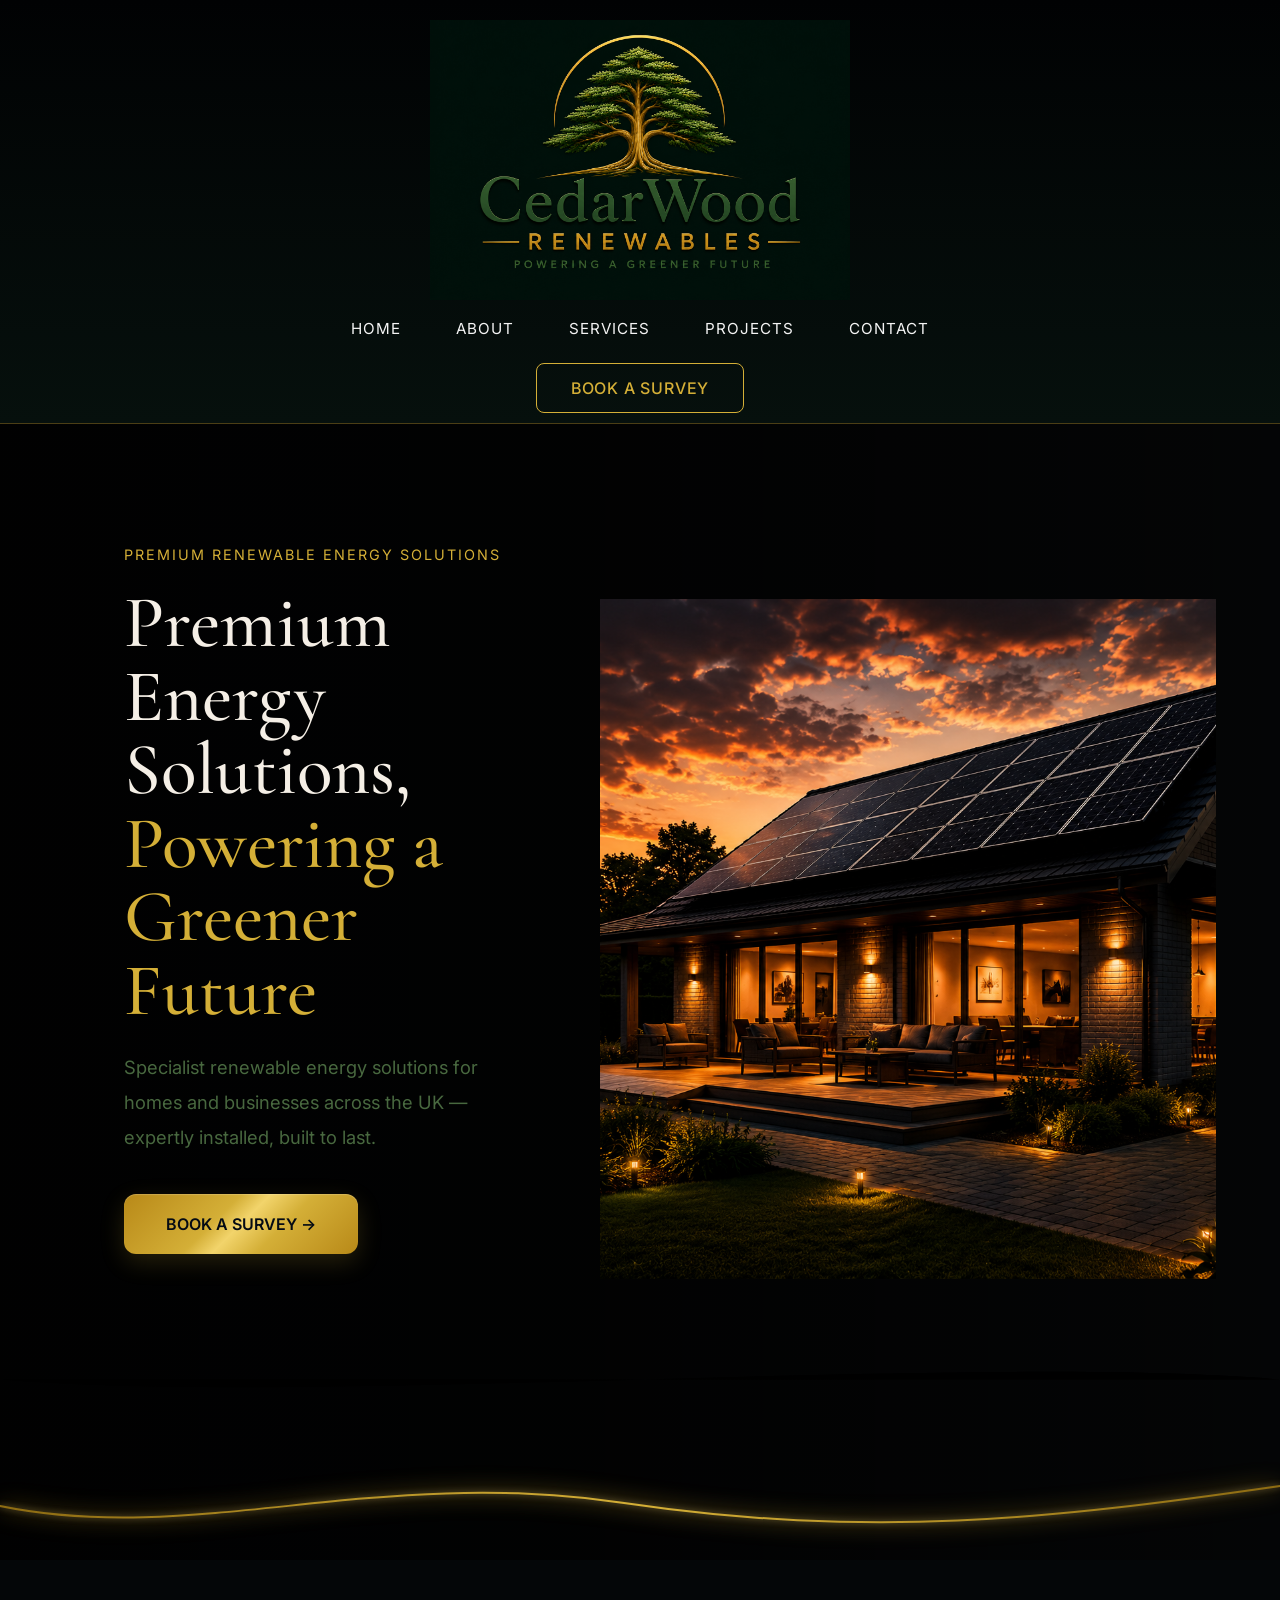
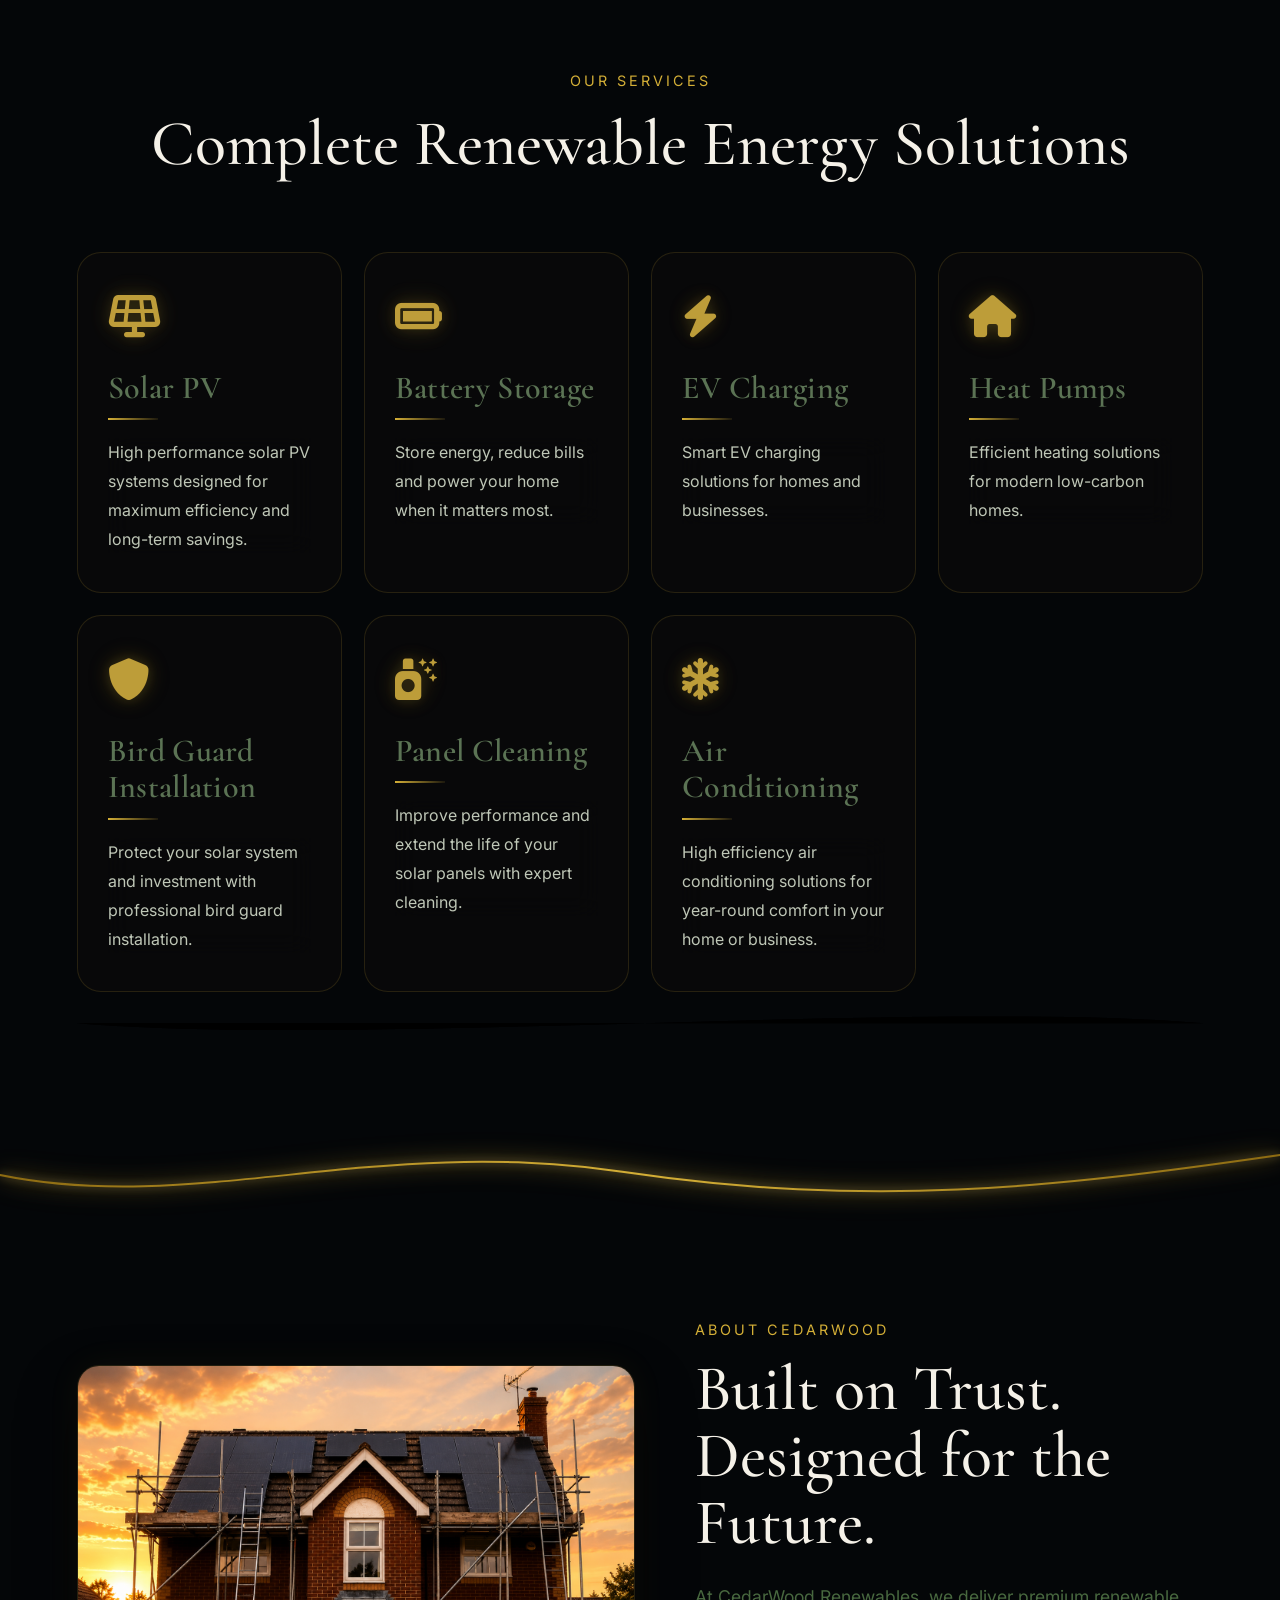
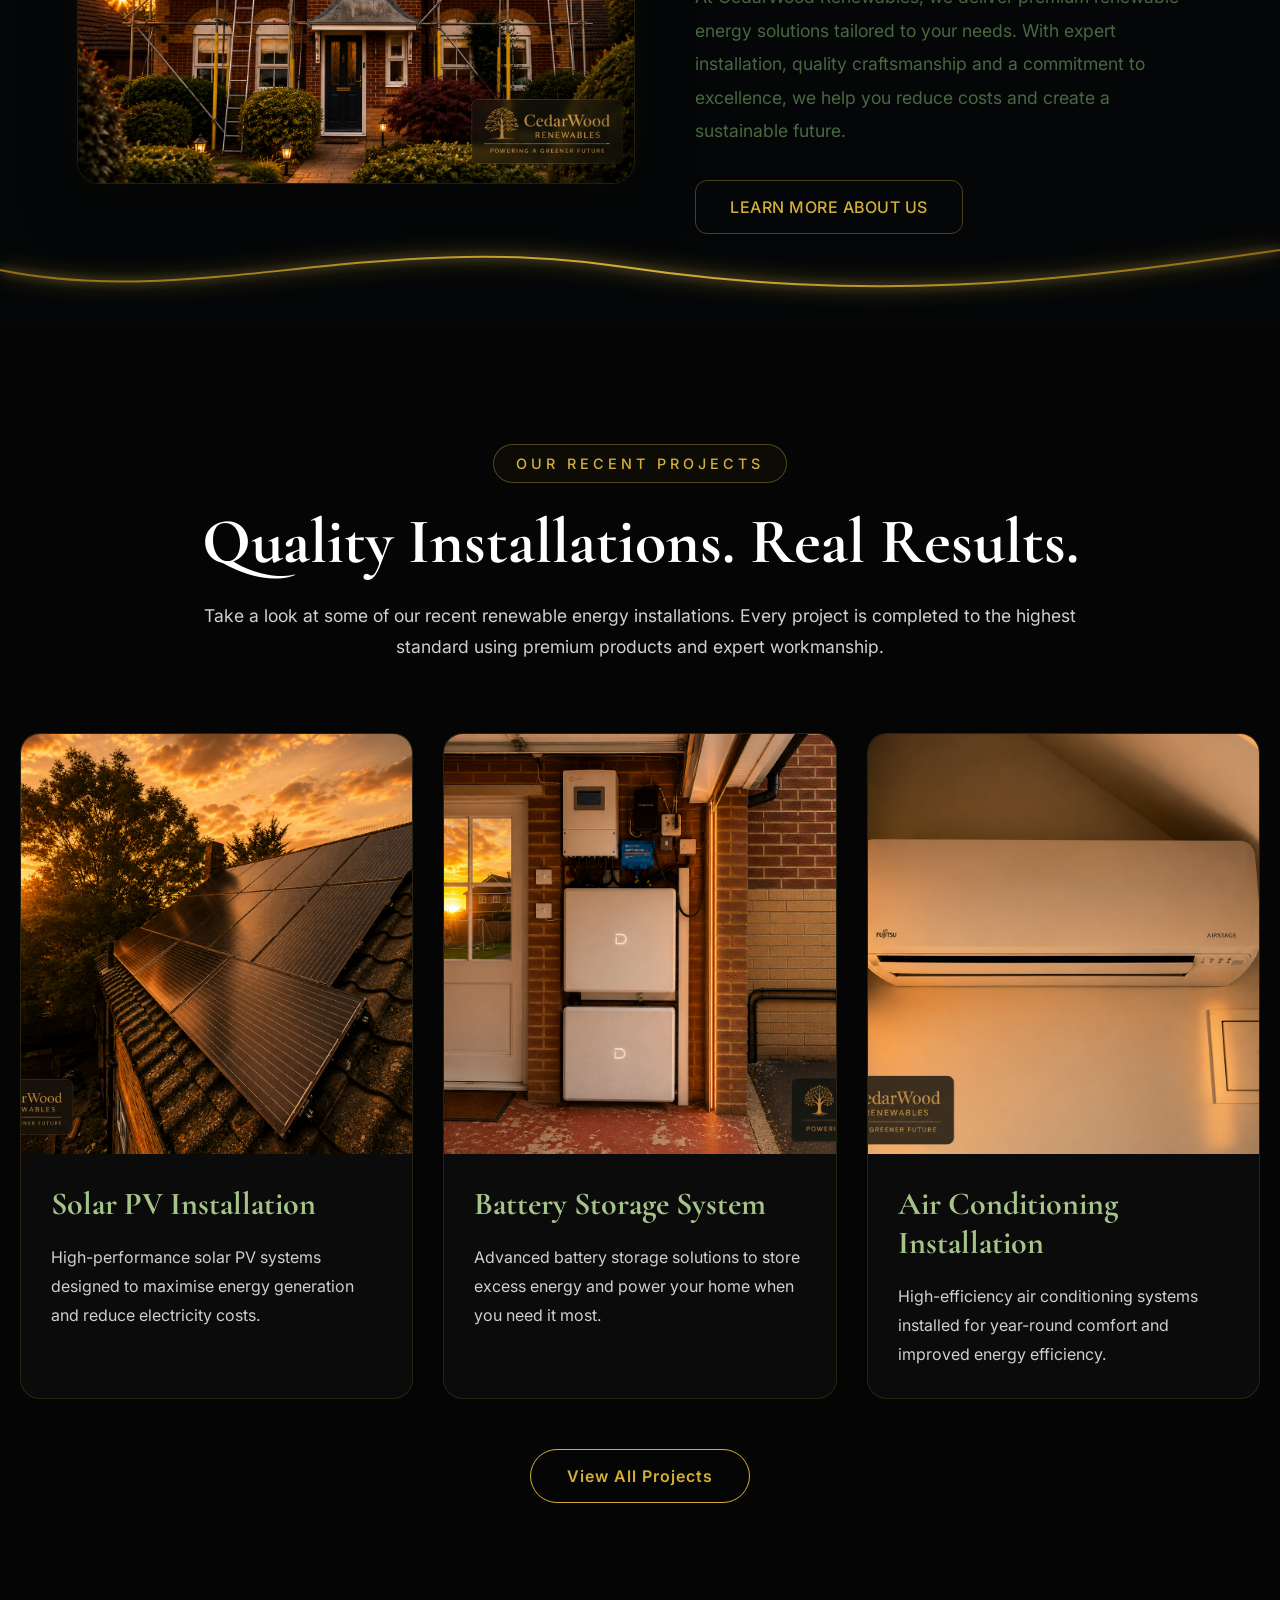
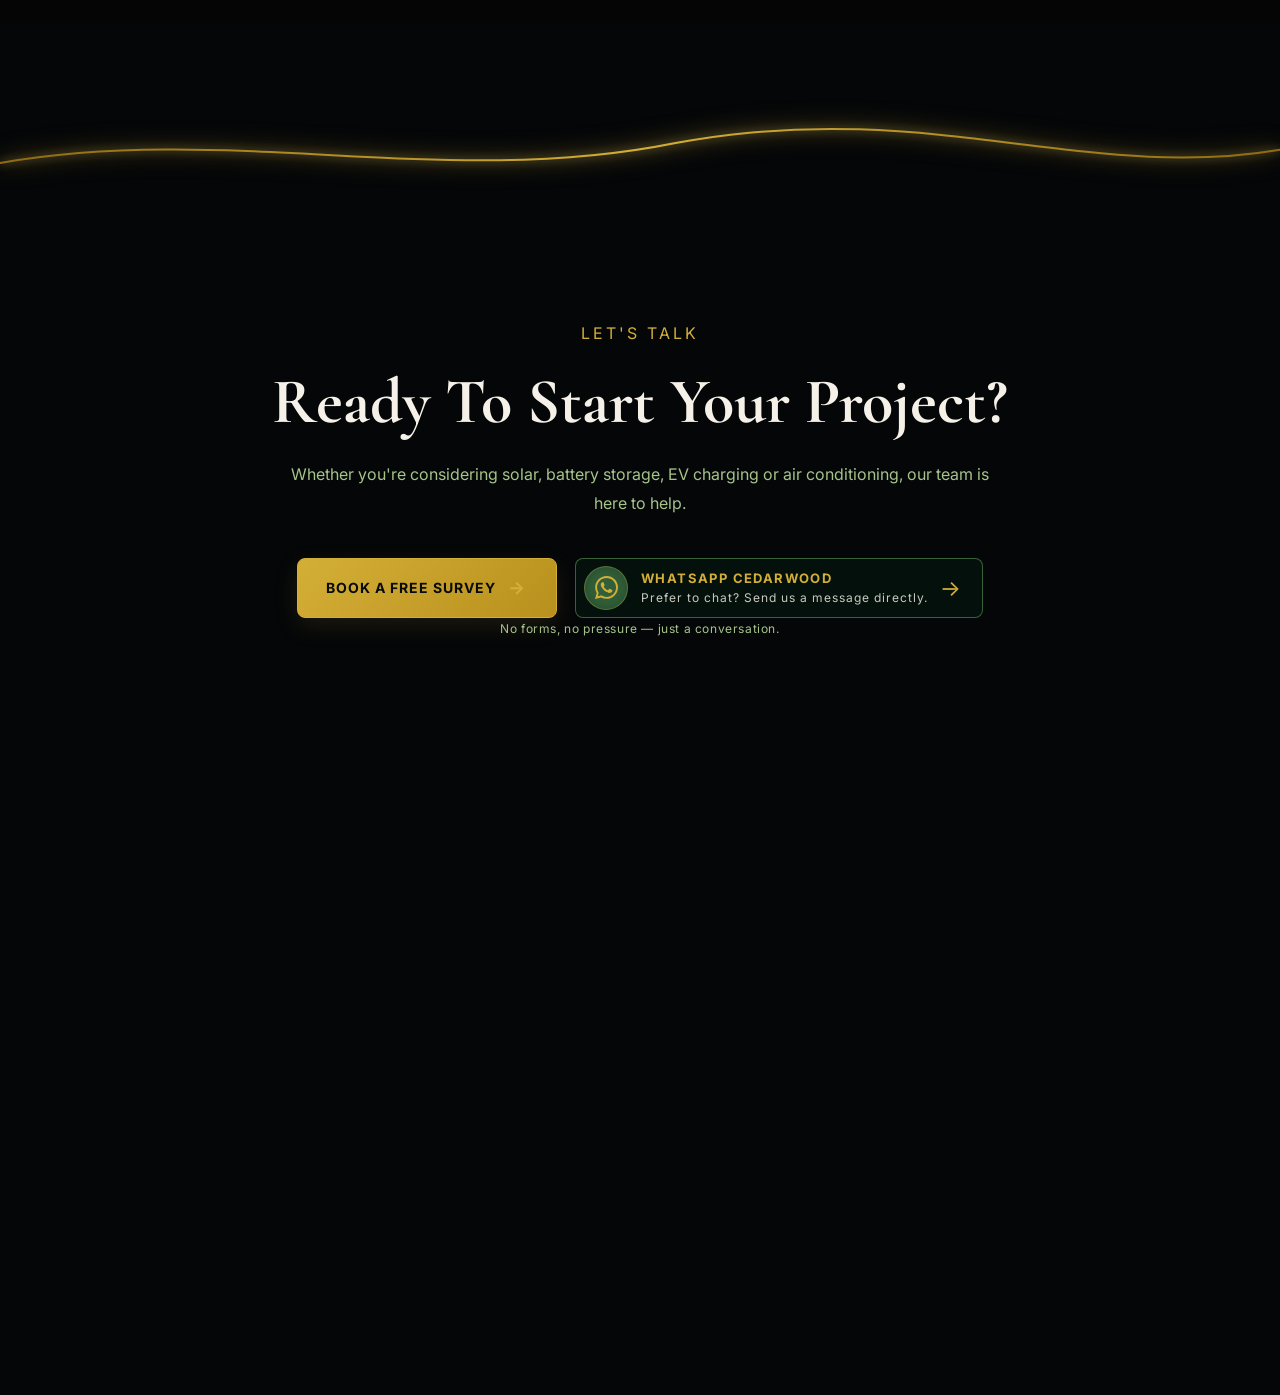
<file: index.html>
<!DOCTYPE html>
<html lang="en">
<head>
    <link rel="icon" type="image/png" href="favicon.png">
    <meta charset="UTF-8" />
    <meta name="viewport" content="width=device-width, initial-scale=1.0" />
    <title>CedarWood Renewables</title>

    <link rel="stylesheet" href="style.css" />

    <link rel="preconnect" href="https://fonts.googleapis.com">
    <link href="https://fonts.googleapis.com/css2?family=Cormorant+Garamond:wght@400;500;600;700&family=Inter:wght@300;400;500;600&display=swap" rel="stylesheet">
    <link rel="stylesheet" href="https://cdnjs.cloudflare.com/ajax/libs/font-awesome/6.5.2/css/all.min.css"
/>

</head>

<body>

    <!-- HEADER -->
    <header class="header">

        <div class="logo-container">
            <img src="premium-logo.png"
                 alt="CedarWood Renewables"
                 class="logo">
        </div>

        <nav class="nav">
            <a href="#">HOME</a>
            <a href="#about">ABOUT</a>
            <a href="services.html">SERVICES</a>
            <a href="projects.html">PROJECTS</a>
            <a href="#contact">CONTACT</a>
        </nav>

        <a href="book-survey.html" class="header-btn">
            BOOK A SURVEY
        </a>

    </header>

    <!-- HERO -->
<section class="hero">

    <div class="hero-overlay"></div>

    <div class="hero-container">

        <div class="hero-left">

            <span class="eyebrow">
                PREMIUM RENEWABLE ENERGY SOLUTIONS
            </span>

            <h1>
                Premium Energy Solutions,
                <span>Powering a Greener Future</span>
            </h1>

            <p class="hero-text">
                Specialist renewable energy solutions for
                homes and businesses across the UK —
                expertly installed, built to last.
            </p>

            <a href="book-survey.html" class="gold-btn">
                BOOK A SURVEY →
            </a>

        </div>

        <div class="hero-right">

            <div class="hero-image-card">
                <img src="hero.jpg" alt="Solar Home">
            </div>

        </div>

    </div>

    <!-- GOLD SWEEP -->
    <div class="hero-sweep-desktop">
    <svg viewBox="0 0 1440 180"
         preserveAspectRatio="none">

        <defs>

            <linearGradient
                id="heroGold"
                x1="0%"
                y1="0%"
                x2="100%"
                y2="0%">

                <stop offset="0%"
                      stop-color="#8d6b12"/>

                <stop offset="50%"
                      stop-color="#d4af37"/>

                <stop offset="100%"
                      stop-color="#8d6b12"/>

            </linearGradient>

        </defs>

        <path
            class="hero-glow"
            d="M0,90
               C220,150 420,30 700,85
               C980,140 1180,110 1440,60"
            fill="none"
            stroke="url(#heroGold)"
        />

        <path
            class="hero-line"
            d="M0,90
               C220,150 420,30 700,85
               C980,140 1180,110 1440,60"
            fill="none"
            stroke="url(#heroGold)"
            stroke-linecap="round"
        />

    </svg>

</div>

<!-- NEW MOBILE GOLD CURVE -->
<div class="mobile-gold-curve">

    <svg viewBox="0 0 1440 80"
         preserveAspectRatio="none">

        <path
            class="mobile-gold-curve-glow"
            d="M0,40
               C360,70 1080,10 1440,40"
        />

        <path
            class="mobile-gold-curve-line"
            d="M0,40
               C360,70 1080,10 1440,40"
        />

    </svg>

</div>

</section>

<section class="services">

    <div class="section-heading">

        <span>OUR SERVICES</span>

        <h2>
            Complete Renewable Energy Solutions
        </h2>

    </div>


    <div class="services-grid">

        <div class="service-card">
    <div class="service-icon">
    <i class="fa-solid fa-solar-panel"></i>
</div>

    <h3>Solar PV</h3>

    <p>
        High performance solar PV systems
        designed for maximum efficiency
        and long-term savings.
    </p>
</div>

        <div class="service-card">
            <div class="service-icon">
    <i class="fa-solid fa-battery-full"></i>
</div>
            <h3>Battery Storage</h3>
            <p>
                Store energy, reduce bills and
                power your home when it matters most.
            </p>
        </div>

        <div class="service-card">
            <div class="service-icon">
    <i class="fa-solid fa-bolt"></i>
</div>
            <h3>EV Charging</h3>
            <p>
                Smart EV charging solutions
                for homes and businesses.
            </p>
        </div>

        <div class="service-card">
            <div class="service-icon">
    <i class="fa-solid fa-house"></i>
</div>
            <h3>Heat Pumps</h3>
            <p>
                Efficient heating solutions
                for modern low-carbon homes.
            </p>
        </div>

<div class="service-card">
    <div class="service-icon">
    <i class="fa-solid fa-shield"></i>
</div>
    <h3>Bird Guard Installation</h3>
    <p>
        Protect your solar system and investment with professional
        bird guard installation.
    </p>
</div>

<div class="service-card">
    <div class="service-icon">
    <i class="fa-solid fa-spray-can-sparkles"></i>
</div>
    <h3>Panel Cleaning</h3>
    <p>
        Improve performance and extend the life of your solar panels
        with expert cleaning.
    </p>
</div>

<div class="service-card">
    <div class="service-icon">
    <i class="fa-solid fa-snowflake"></i>
</div>
    <h3>Air Conditioning</h3>
    <p>
        High efficiency air conditioning solutions for year-round
        comfort in your home or business.
    </p>
</div>

    </div>


    <div class="services-sweep">

        <svg viewBox="0 0 1440 180"
             preserveAspectRatio="none">

            <defs>

                <linearGradient
                    id="servicesGold"
                    x1="0%"
                    y1="0%"
                    x2="100%"
                    y2="0%">

                    <stop offset="0%"
                          stop-color="#8d6b12"/>

                    <stop offset="50%"
                          stop-color="#d4af37"/>

                    <stop offset="100%"
                          stop-color="#8d6b12"/>

                </linearGradient>

            </defs>

            <path
                class="services-glow"
                d="M0,90
                   C220,150 420,30 700,85
                   C980,140 1180,110 1440,60"
                fill="none"
                stroke="url(#servicesGold)"
            />

            <path
                class="services-line"
                d="M0,90
                   C220,150 420,30 700,85
                   C980,140 1180,110 1440,60"
                fill="none"
                stroke="url(#servicesGold)"
                stroke-linecap="round"
            />

        </svg>

    </div>

    <!-- MOBILE GOLD CURVE -->
    <div class="mobile-gold-curve">

        <svg viewBox="0 0 1440 80"
             preserveAspectRatio="none">

            <path
                class="mobile-gold-curve-glow"
                d="M0,40
                   C360,70 1080,10 1440,40"
            />

            <path
                class="mobile-gold-curve-line"
                d="M0,40
                   C360,70 1080,10 1440,40"
            />

        </svg>

    </div>

</section> <!-- services ends -->

</body>
</html>

<section class="about-section">

    <div class="about-container">

        <div class="about-image">
        <img src="about-install.jpg" alt="Solar panel installation in Reading">
    </div>

        <div class="about-content">

            <span>ABOUT CEDARWOOD</span>

            <h2>
                Built on Trust.<br>
                Designed for the Future.
            </h2>

            <p>
                At CedarWood Renewables, we deliver premium renewable
                energy solutions tailored to your needs. With expert
                installation, quality craftsmanship and a commitment
                to excellence, we help you reduce costs and create a
                sustainable future.
            </p>

            <a href="about.html" class="about-btn">
                LEARN MORE ABOUT US
            </a>

        </div>

    </div>

    <div class="about-sweep">

    <svg viewBox="0 0 1440 180"
         preserveAspectRatio="none">

        <defs>

            <linearGradient
                id="aboutGold"
                x1="0%"
                y1="0%"
                x2="100%"
                y2="0%">

                <stop offset="0%"
                      stop-color="#8d6b12"/>

                <stop offset="50%"
                      stop-color="#d4af37"/>

                <stop offset="100%"
                      stop-color="#8d6b12"/>

            </linearGradient>

        </defs>

        <path
            class="services-glow"
            d="M0,90
               C220,150 420,30 700,85
               C980,140 1180,110 1440,60"
            fill="none"
            stroke="url(#aboutGold)"
        />

        <path
            class="services-line"
            d="M0,90
               C220,150 420,30 700,85
               C980,140 1180,110 1440,60"
            fill="none"
            stroke="url(#aboutGold)"
            stroke-linecap="round"
        />

    </svg>

</div>

</section>

<section class="projects-section">
    <div class="container">

        <span class="section-tag">OUR RECENT PROJECTS</span>

        <h2>Quality Installations. Real Results.</h2>

        <p class="section-intro">
            Take a look at some of our recent renewable energy installations.
            Every project is completed to the highest standard using premium
            products and expert workmanship.
        </p>

        <div class="projects-grid">

            <a href="solar.html" class="project-card">
                <img src="images/projects/solar-cleaning.jpg" alt="Solar PV Installation">

                <div class="project-content">
                    <h3>Solar PV Installation</h3>

                    <p>
                        High-performance solar PV systems designed to maximise
                        energy generation and reduce electricity costs.
                    </p>
                </div>
            </a>

            <a href="battery.html" class="project-card">
                <img src="images/projects/battery-storage.jpg" alt="Battery Storage">

                <div class="project-content">
                    <h3>Battery Storage System</h3>

                    <p>
                        Advanced battery storage solutions to store excess
                        energy and power your home when you need it most.
                    </p>
                </div>
            </a>

            <a href="air-conditioning.html" class="project-card">
                <img src="images/projects/air-conditioning.jpg" alt="Air Conditioning">

                <div class="project-content">
                    <h3>Air Conditioning Installation</h3>

                    <p>
                        High-efficiency air conditioning systems installed for
                        year-round comfort and improved energy efficiency.
                    </p>
                </div>
            </a>

        </div>

        <div class="projects-cta">
            <a href="projects.html" class="projects-btn">View All Projects</a>
    </div>

    </div>
</section>

<div class="cta-sweep">

    <svg viewBox="0 0 1440 180"
         preserveAspectRatio="none">

        <defs>

            <linearGradient
                id="ctaGold"
                x1="0%"
                y1="0%"
                x2="100%"
                y2="0%">

                <stop offset="0%"
                      stop-color="#8d6b12"/>

                <stop offset="50%"
                      stop-color="#d4af37"/>

                <stop offset="100%"
                      stop-color="#8d6b12"/>

            </linearGradient>

        </defs>

        <path
            class="services-glow"
            d="M0,120
               C260,60 500,160 760,90
               C1040,20 1220,150 1440,100"
            fill="none"
            stroke="url(#ctaGold)"
        />

        <path
            class="services-line"
            d="M0,120
               C260,60 500,160 760,90
               C1040,20 1220,150 1440,100"
            fill="none"
            stroke="url(#ctaGold)"
            stroke-linecap="round"
        />

    </svg>

</div>

<section class="cta-section">

    <div class="cta-container">

        <span>LET'S TALK</span>

        <h2>
            Ready To Start Your Project?
        </h2>

        <p>
            Whether you're considering solar,
            battery storage, EV charging or
            air conditioning, our team is here
            to help.
        </p>

        <div class="cta-actions">

    <!-- BOOK A SURVEY -->

    <a href="book-survey.html"
       class="cta-btn">

        BOOK A FREE SURVEY
        <span>→</span>

    </a>


    <!-- WHATSAPP -->

    <a
        href="https://wa.me/447724513583?text=Hi%20CedarWood%2C%20I%E2%80%99d%20like%20to%20enquire%20about%20your%20renewable%20energy%20services.%0A%0AI%E2%80%99m%20interested%20in%20discussing%20some%20work%20at%20my%20property%20and%20would%20like%20to%20find%20out%20what%20options%20might%20be%20suitable.%0A%0AMy%20postcode%20is%3A%20"
        target="_blank"
        rel="noopener noreferrer"
        class="cta-whatsapp"
    >

        <span class="cta-whatsapp-icon">

            <svg viewBox="0 0 24 24" aria-hidden="true">
                <path d="M17.472 14.382c-.297-.149-1.758-.867-2.03-.967-.273-.099-.471-.148-.67.15-.197.297-.767.966-.94 1.164-.173.199-.347.223-.644.075-.297-.15-1.255-.463-2.39-1.475-.883-.788-1.48-1.761-1.653-2.059-.173-.297-.018-.458.13-.606.134-.133.298-.347.446-.52.149-.198.198-.298.298-.497.099-.198.05-.372-.025-.521-.075-.149-.669-1.611-.916-2.207-.242-.579-.487-.5-.669-.51-.173-.008-.372-.01-.571-.01-.198 0-.52.074-.792.372-.272.297-1.04 1.016-1.04 2.479 0 1.462 1.065 2.875 1.213 3.074.149.198 2.095 3.2 5.077 4.487.709.306 1.262.489 1.694.625.712.227 1.36.195 1.872.118.571-.085 1.758-.719 2.006-1.413.248-.694.248-1.289.173-1.413-.074-.124-.272-.198-.57-.347m-5.421 7.403h-.004a9.87 9.87 0 01-5.031-1.378l-.361-.214-3.741.982 1-3.648-.235-.374a9.86 9.86 0 01-1.51-5.26c.001-5.45 4.436-9.884 9.888-9.884 2.64 0 5.122 1.03 6.987 2.898a9.825 9.825 0 012.893 6.993c-.003 5.45-4.437 9.885-9.886 9.885m8.413-18.297A11.815 11.815 0 0012.05 0C5.495 0 .16 5.335.157 11.89a11.82 11.82 0 001.592 5.946L.054 24l6.304-1.654a11.882 11.882 0 005.683 1.448h.005c6.554 0 11.89-5.335 11.893-11.89a11.821 11.821 0 00-3.475-8.416"/>
            </svg>

        </span>

        <span class="cta-whatsapp-content">

            <strong>WHATSAPP CEDARWOOD</strong>

            <small>Prefer to chat? Send us a message directly.</small>

        </span>

        <span class="cta-whatsapp-arrow">→</span>

    </a>

</div>

<p class="cta-contact-note">
    No forms, no pressure — just a conversation.
</p>

</section>

<footer class="footer">

    <div class="footer-container">

        <div class="footer-brand">

            <img src="premium-logo.png"
                 alt="CedarWood Renewables">

            <p>
                Premium renewable energy and
                electrical solutions across
                Essex and surrounding areas.
            </p>

        </div>

        <div class="footer-column">

            <h3>Quick Links</h3>

            <a href="index.html">Home</a>
            <a href="#about">About</a>
            <a href="projects.html">Projects</a>
            <a href="book-survey.html">Book Survey</a>

        </div>

        <div class="footer-column">

            <h3>Services</h3>

            <a href="solar.html">Solar PV</a>
            <a href="battery-storage.html">Battery Storage</a>
            <a href="ev-charging.html">EV Charging</a>
            <a href="air-conditioning.html">Air Conditioning</a>

        </div>

        <div class="footer-column">

            <h3>Contact</h3>

            <p>07724 513583</p>
            <p>cedarwoodrenewables@outlook.com</p>

        </div>

    </div>

    <div class="footer-bottom">

        © 2026 CedarWood Renewables.
        All Rights Reserved.

    </div>

</footer>
</file>
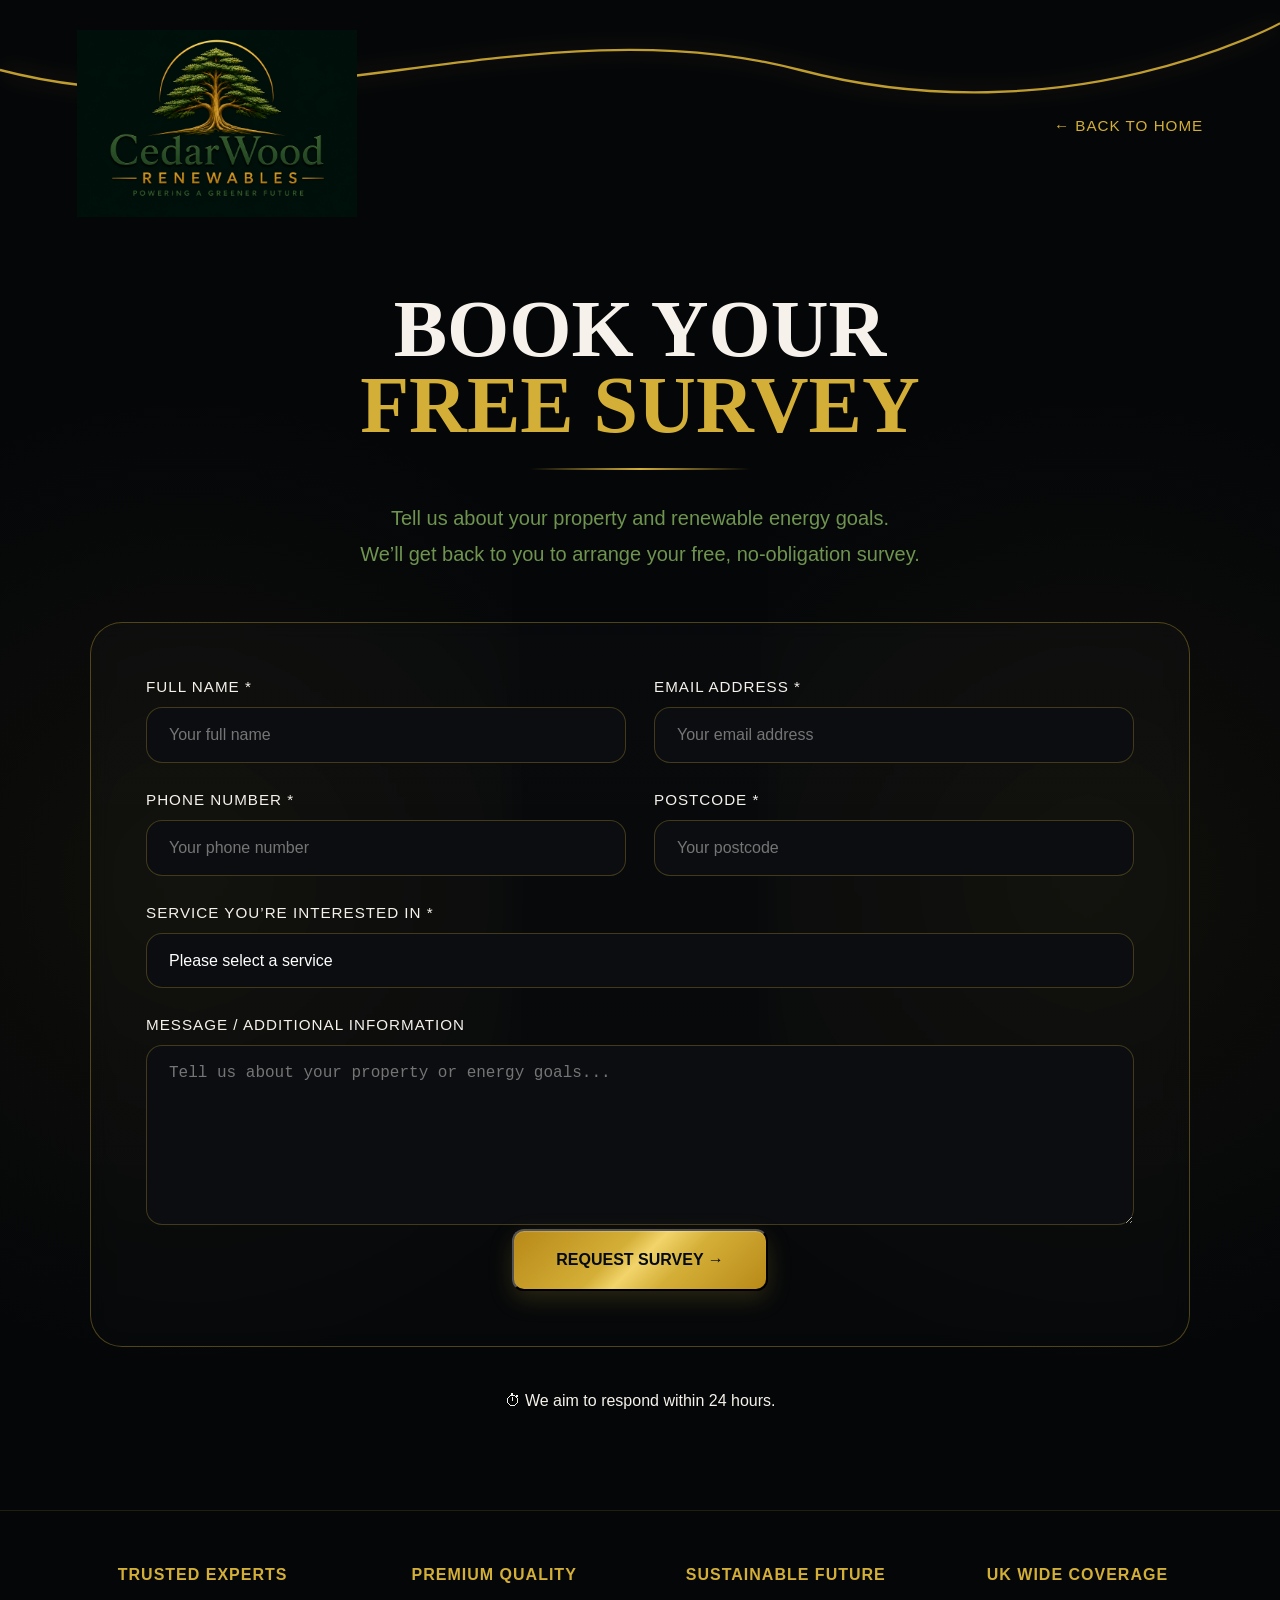
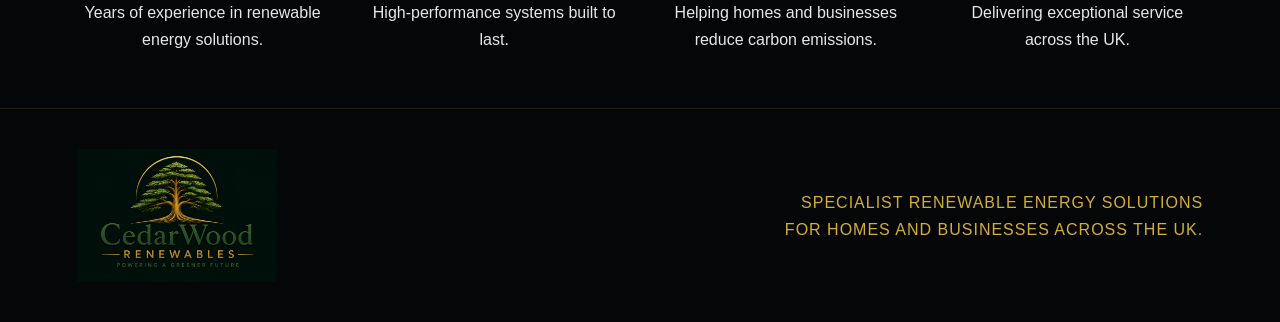
<file: book-survey.html>
<!DOCTYPE html>
<html lang="en">

<head>
    <link rel="icon" type="image/png" href="favicon.png">
    <meta charset="UTF-8">
    <meta name="viewport" content="width=device-width, initial-scale=1.0">
    <title>Book a Survey | CedarWood Renewables</title>

    <link rel="stylesheet" href="style.css">
</head>

<body>

    <div class="survey-sweep-top">
    <svg viewBox="0 0 1440 120" preserveAspectRatio="none">
        <path d="M0,60 C300,120 600,0 900,60 C1200,120 1440,20 1440,20"
              stroke="rgba(212,175,55,0.9)"
              stroke-width="2"
              fill="none"/>
    </svg>
</div>

    <header class="survey-header">

    <a href="index.html" class="survey-logo">
        <img src="premium-logo.png" alt="CedarWood Renewables">
    </a>

    <a href="index.html" class="back-home">
        ← BACK TO HOME
    </a>

</header>


<section class="survey-hero">

    <div class="survey-bg-left"></div>
    <div class="survey-bg-right"></div>

    <div class="survey-container">

        <h1>
            BOOK YOUR
            <span>FREE SURVEY</span>
        </h1>

        <div class="survey-divider"></div>

        <p class="survey-subtext">
            Tell us about your property and renewable energy goals.
            <br>
            We’ll get back to you to arrange your free,
            no-obligation survey.
        </p>

        <div class="survey-form-card">

            <form>

                <div class="survey-grid">

                    <div class="form-group">
                        <label>FULL NAME *</label>
                        <input type="text"
                               placeholder="Your full name">
                    </div>

                    <div class="form-group">
                        <label>EMAIL ADDRESS *</label>
                        <input type="email"
                               placeholder="Your email address">
                    </div>

                    <div class="form-group">
                        <label>PHONE NUMBER *</label>
                        <input type="tel"
                               placeholder="Your phone number">
                    </div>

                    <div class="form-group">
                        <label>POSTCODE *</label>
                        <input type="text"
                               placeholder="Your postcode">
                    </div>

                </div>

                <div class="form-group full-width">
                    <label>SERVICE YOU’RE INTERESTED IN *</label>

                    <select>
                        <option>Please select a service</option>
                        <option>Solar PV</option>
                        <option>Battery Storage</option>
                        <option>EV Charging</option>
                        <option>Heat Pumps</option>
                        <option>Bird Guard Installation</option>
                        <option>Panel Cleaning</option>
                        <option>Air Conditioning</option>

                    </select>
                </div>

                <div class="form-group full-width">
                    <label>MESSAGE / ADDITIONAL INFORMATION</label>

                    <textarea
                        placeholder="Tell us about your property or energy goals..."></textarea>
                </div>

                <button type="submit" class="gold-btn">
                      REQUEST SURVEY →
                </button>

            </form>

        </div>

        <div class="response-time">
            ⏱ We aim to respond within 24 hours.
        </div>

    </div>

</section>


<section class="trust-banner">

    <div class="trust-item">
        <h3>TRUSTED EXPERTS</h3>
        <p>
            Years of experience in renewable energy solutions.
        </p>
    </div>

    <div class="trust-item">
        <h3>PREMIUM QUALITY</h3>
        <p>
            High-performance systems built to last.
        </p>
    </div>

    <div class="trust-item">
        <h3>SUSTAINABLE FUTURE</h3>
        <p>
            Helping homes and businesses reduce carbon emissions.
        </p>
    </div>

    <div class="trust-item">
        <h3>UK WIDE COVERAGE</h3>
        <p>
            Delivering exceptional service across the UK.
        </p>
    </div>

</section>


<footer class="survey-footer">

    <img src="premium-logo.png"
         alt="CedarWood Renewables">

    <div class="footer-text">
        SPECIALIST RENEWABLE ENERGY SOLUTIONS
        <br>
        FOR HOMES AND BUSINESSES ACROSS THE UK.
    </div>

</footer>

<script>
document.querySelector("form").addEventListener("submit", function(e) {
    e.preventDefault();

    const fullName = document.querySelector('input[placeholder="Your full name"]').value;
    const email = document.querySelector('input[placeholder="Your email address"]').value;
    const phone = document.querySelector('input[placeholder="Your phone number"]').value;
    const postcode = document.querySelector('input[placeholder="Your postcode"]').value;
    const service = document.querySelector("select").value;
    const message = document.querySelector("textarea").value;

    const subject = "New Survey Request - CedarWood Renewables";

    const body =
`Full Name: ${fullName}

Email Address: ${email}

Phone Number: ${phone}

Postcode: ${postcode}

Service Interested In: ${service}

Additional Information:
${message}`;

    window.location.href =
`mailto:cedarwoodrenewables@outlook.com?subject=${encodeURIComponent(subject)}&body=${encodeURIComponent(body)}`;
});
</script>

</body>

</html>
</file>
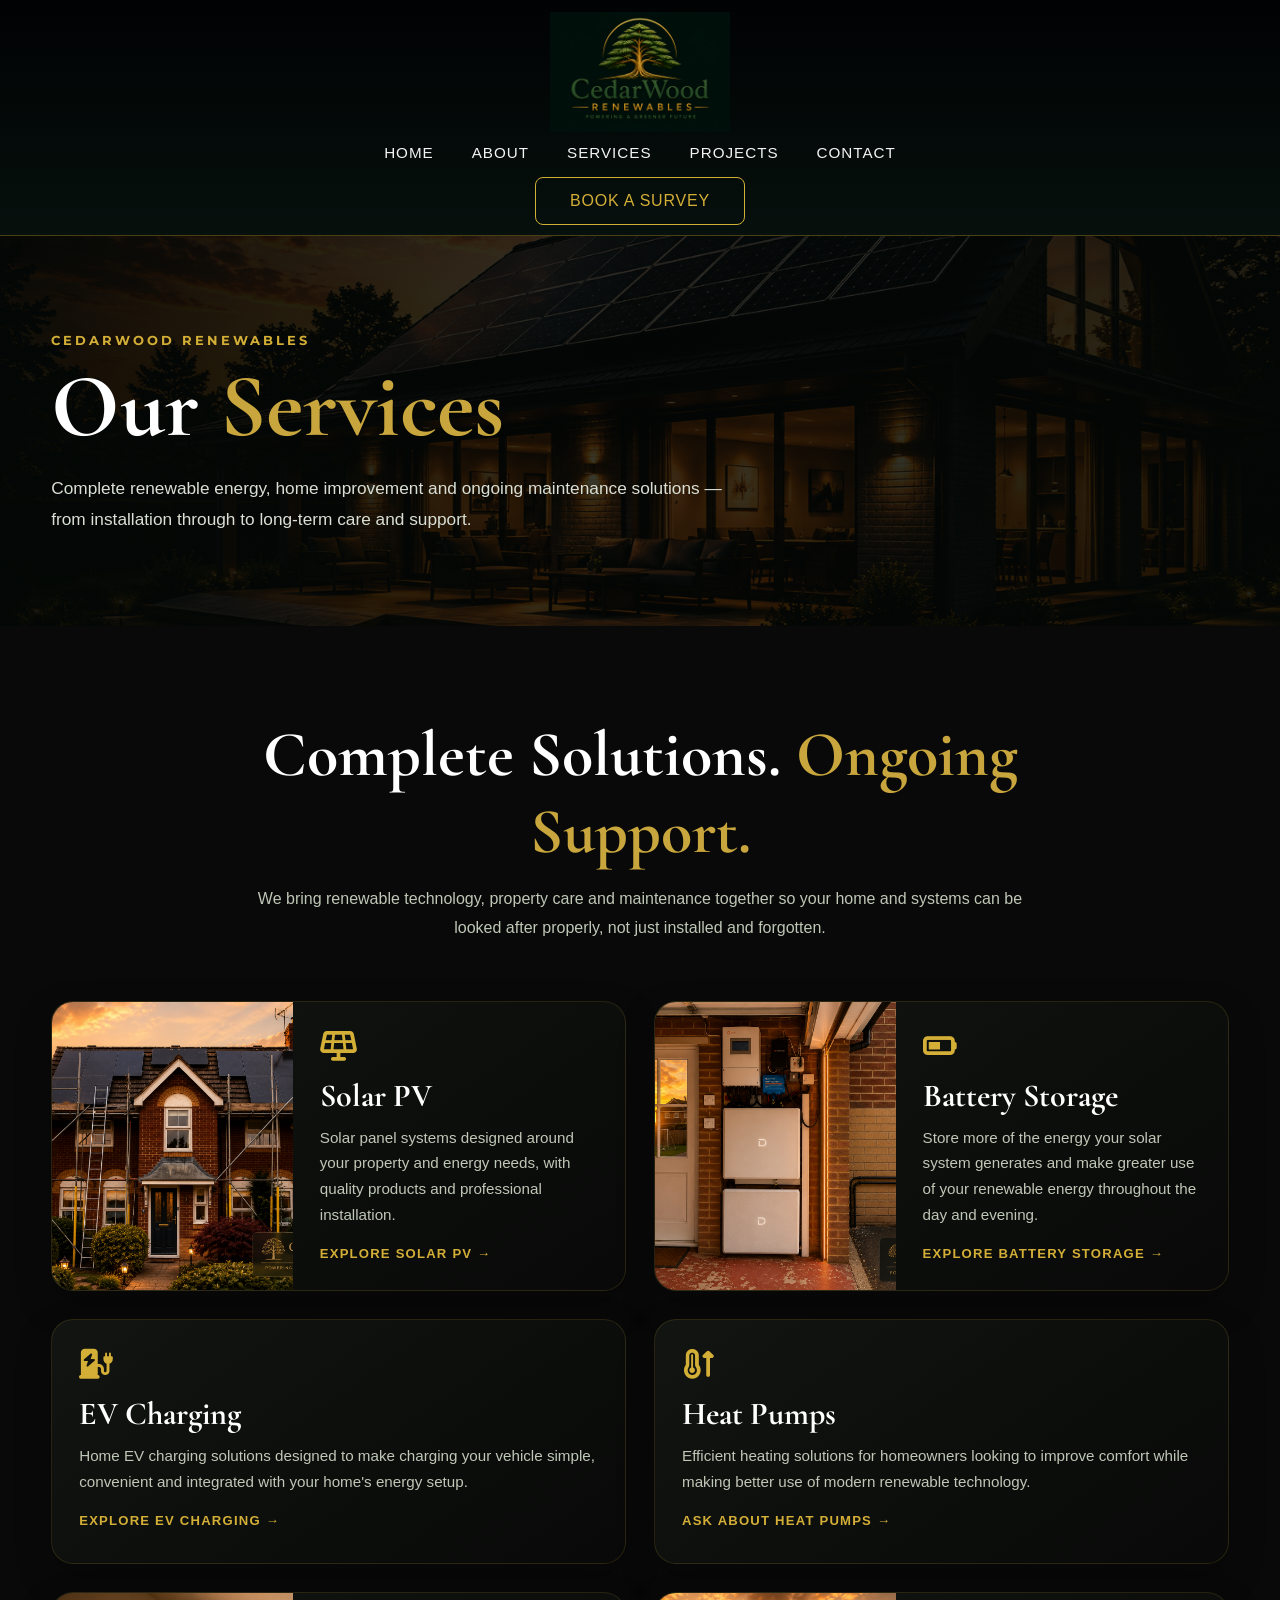
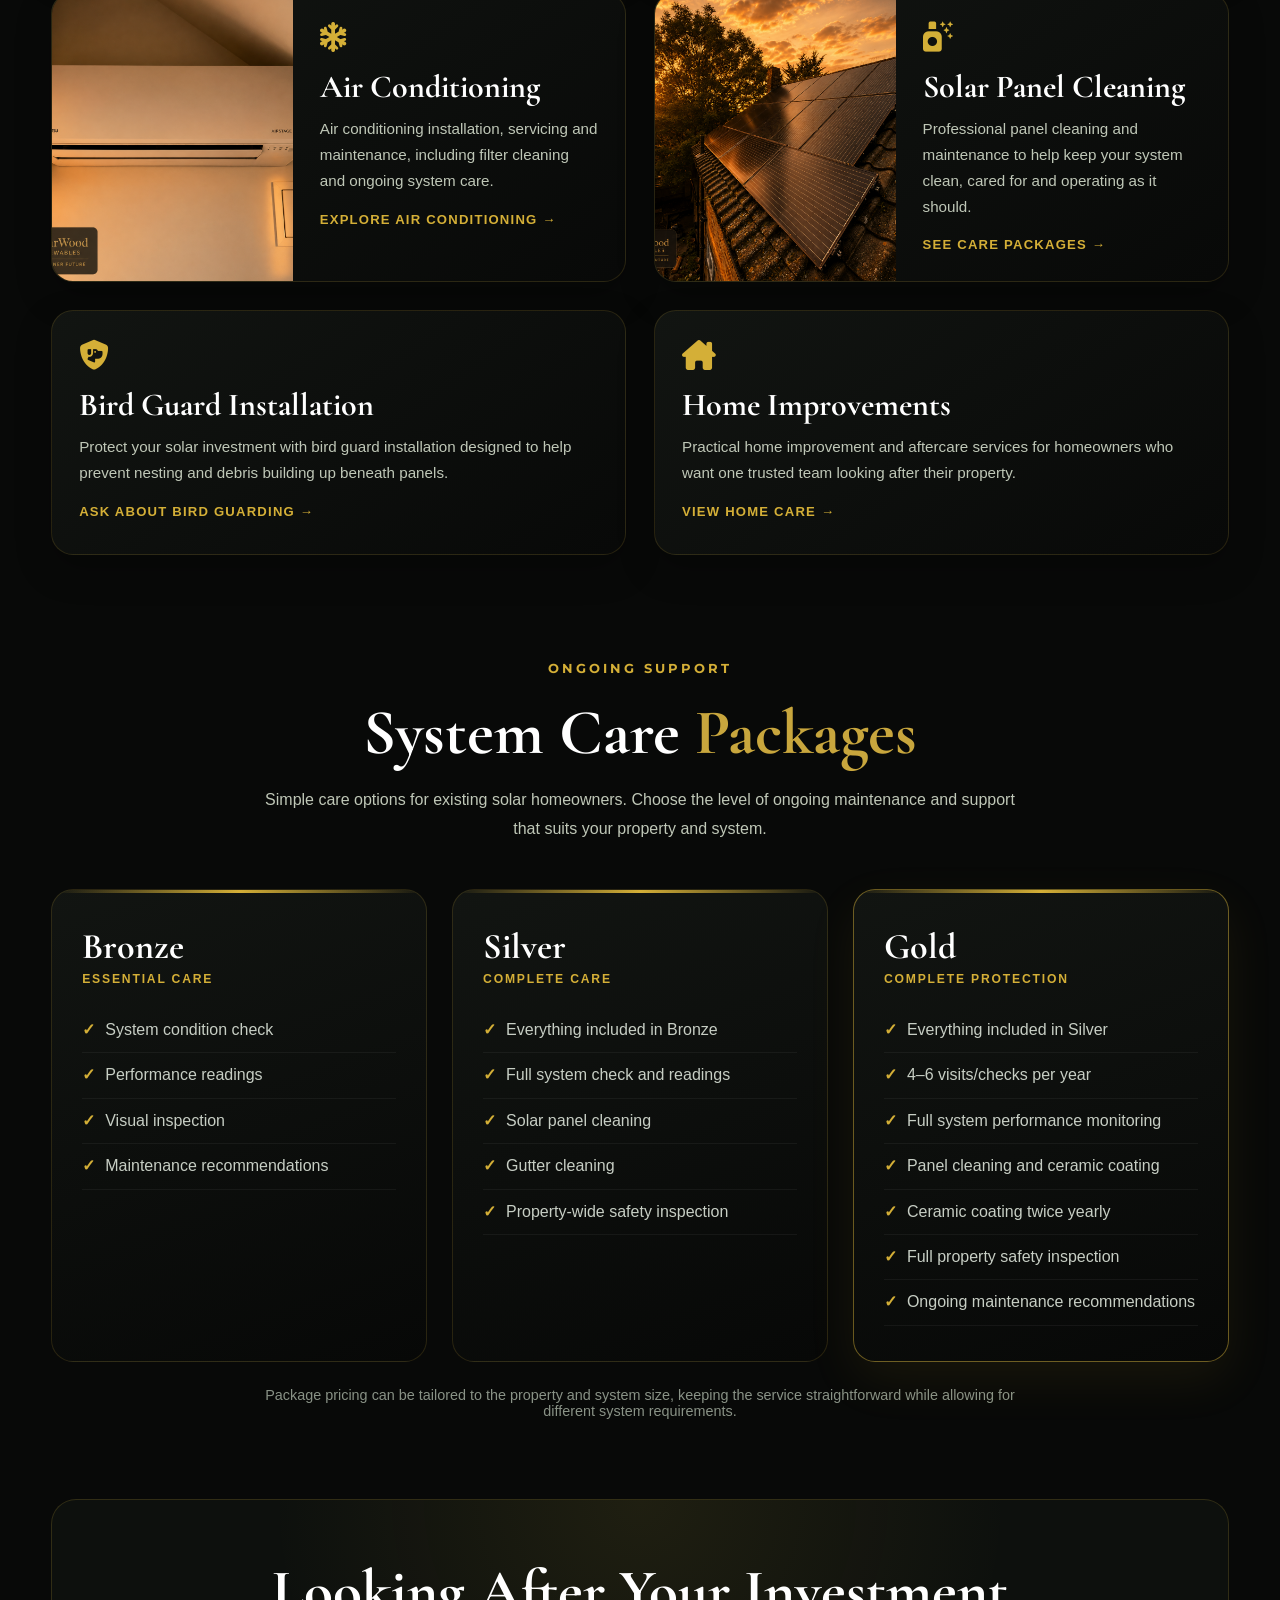
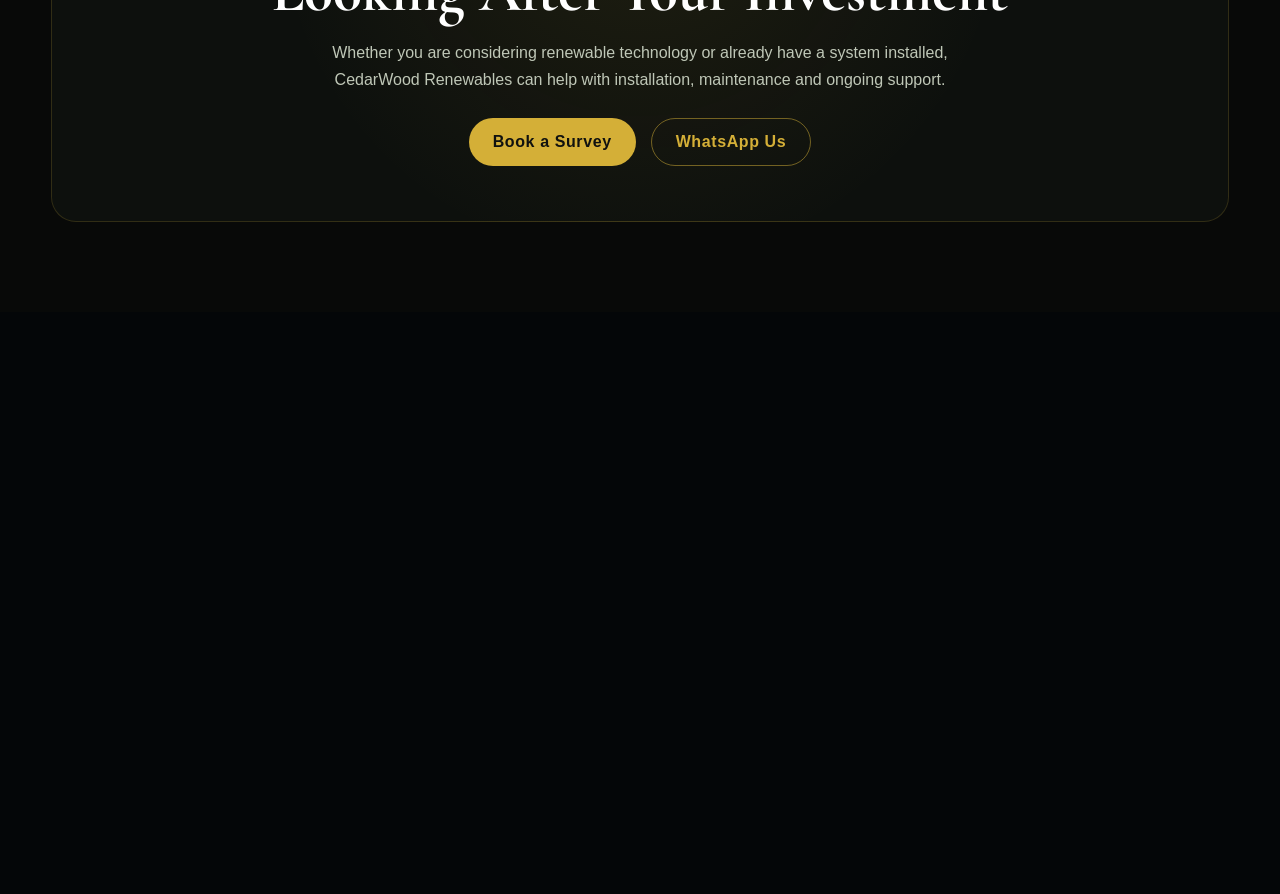
<file: services.html>
<!DOCTYPE html>
<html lang="en">
<head>
  <meta charset="UTF-8">
  <meta name="viewport" content="width=device-width, initial-scale=1.0">
  <title>Services | CedarWood Renewables</title>
  <meta name="description" content="CedarWood Renewables provides Solar PV, Battery Storage, EV Charging, Heat Pumps, Air Conditioning, Solar Panel Cleaning, Bird Guard Installation and Home Improvement services across Essex.">
  <meta name="keywords" content="solar PV Essex, battery storage Essex, EV charging Essex, heat pumps Essex, air conditioning Essex, solar panel cleaning Essex, CedarWood Renewables">
  <link rel="icon" href="favicon.png">
  <link rel="stylesheet" href="style.css">
  <link rel="preconnect" href="https://fonts.googleapis.com">
  <link rel="preconnect" href="https://fonts.gstatic.com" crossorigin>
  <link href="https://fonts.googleapis.com/css2?family=Cormorant+Garamond:wght@500;600;700&family=Montserrat:wght@400;500;600;700&display=swap" rel="stylesheet">
  <link rel="stylesheet" href="https://cdnjs.cloudflare.com/ajax/libs/font-awesome/6.5.2/css/all.min.css">
  <style>
    /* Services page header sizing */
    .header .logo{width:180px;max-width:60%;height:auto}
    .header .logo-container{margin-bottom:8px}
    .header .nav{gap:38px;margin-top:6px;margin-bottom:16px}
    .header{padding:12px 8% 10px}
    @media(max-width:768px){
      .header .logo{width:150px;max-width:65%}
      .header .nav{gap:18px;margin-bottom:14px}
      .header .nav a{font-size:.78rem}
      .header .header-btn{padding:11px 22px;font-size:.82rem}
    }
    .cw-page-hero{position:relative;min-height:390px;display:flex;align-items:center;overflow:hidden;background:#080908}
    .cw-page-hero:before{content:"";position:absolute;inset:0;background:linear-gradient(90deg,rgba(3,7,5,.94),rgba(3,7,5,.78),rgba(3,7,5,.88)),url('hero.jpg') center/cover no-repeat}
    .cw-page-hero-inner{position:relative;z-index:2;width:min(1180px,92%);margin:0 auto;padding:75px 0 70px}
    .cw-eyebrow{font-family:Montserrat,sans-serif;color:#d4af37;text-transform:uppercase;letter-spacing:3px;font-size:.82rem;font-weight:700;margin-bottom:18px}
    .cw-page-hero h1{font-family:'Cormorant Garamond',serif;font-size:clamp(3.2rem,7vw,6rem);line-height:.92;color:#fff;margin:0 0 24px}
    .cw-page-hero h1 span{color:#c8a63d}
    .cw-page-hero p{max-width:680px;color:#d9dfd5;font-size:1.08rem;line-height:1.8;margin:0}
    .cw-services-wrap{background:#080908;padding:90px 0}
    .cw-services-inner{width:min(1180px,92%);margin:0 auto}
    .cw-intro{text-align:center;max-width:800px;margin:0 auto 58px}
    .cw-intro h2,.cw-care-heading h2{font-family:'Cormorant Garamond',serif;color:#fff;font-size:clamp(2.5rem,5vw,4rem);margin:0 0 15px}
    .cw-intro h2 span,.cw-care-heading h2 span{color:#c8a63d}
    .cw-intro p,.cw-care-heading p{color:#bfc7b7;line-height:1.8;margin:0}
    .cw-service-grid{display:grid;grid-template-columns:repeat(2,1fr);gap:28px}
    .cw-service-feature{display:flex;min-height:245px;background:linear-gradient(145deg,rgba(18,21,18,.98),rgba(8,9,8,.98));border:1px solid rgba(212,175,55,.15);border-radius:22px;overflow:hidden;transition:.35s ease;box-shadow:0 14px 35px rgba(0,0,0,.25)}
    .cw-service-feature:hover{transform:translateY(-6px);border-color:rgba(212,175,55,.42);box-shadow:0 22px 50px rgba(0,0,0,.45)}
    .cw-service-image{width:42%;min-width:42%;background:#101310}
    .cw-service-image img{width:100%;height:100%;object-fit:cover;display:block}
    .cw-service-body{padding:28px 27px}
    .cw-service-icon{color:#d4af37;font-size:30px;margin-bottom:12px}
    .cw-service-body h3{font-family:'Cormorant Garamond',serif;color:#fff;font-size:2rem;margin:0 0 10px}
    .cw-service-body p{color:#bfc7b7;line-height:1.7;margin:0 0 16px;font-size:.95rem}
    .cw-service-link{color:#d4af37;text-decoration:none;font-weight:700;font-size:.82rem;text-transform:uppercase;letter-spacing:1.2px}
    .cw-service-link:hover{color:#f0cf63}
    .cw-care{margin-top:105px}
    .cw-care-heading{text-align:center;max-width:780px;margin:0 auto 45px}
    .cw-package-grid{display:grid;grid-template-columns:repeat(3,1fr);gap:25px}
    .cw-package-card{position:relative;background:linear-gradient(160deg,rgba(18,21,18,.98),rgba(7,8,7,1));border:1px solid rgba(212,175,55,.16);border-radius:22px;padding:35px 30px;overflow:hidden}
    .cw-package-card:after{content:"";position:absolute;left:0;right:0;top:0;height:3px;background:linear-gradient(90deg,transparent,#d4af37,transparent)}
    .cw-package-card.gold{border-color:rgba(212,175,55,.48);box-shadow:0 18px 50px rgba(212,175,55,.08)}
    .cw-package-card h3{font-family:'Cormorant Garamond',serif;color:#fff;font-size:2.25rem;margin:0 0 4px}
    .cw-package-card .tag{color:#d4af37;font-size:.76rem;letter-spacing:1.8px;text-transform:uppercase;font-weight:700;margin-bottom:22px}
    .cw-package-card ul{list-style:none;padding:0;margin:0}
    .cw-package-card li{position:relative;color:#c7cec4;line-height:1.65;padding:9px 0 9px 23px;border-bottom:1px solid rgba(255,255,255,.05)}
    .cw-package-card li:before{content:"✓";position:absolute;left:0;color:#d4af37;font-weight:700}
    .cw-package-note{text-align:center;color:#899286;font-size:.9rem;margin:25px auto 0;max-width:800px}
    .cw-cta{margin-top:80px;text-align:center;padding:55px 30px;border:1px solid rgba(212,175,55,.18);border-radius:25px;background:radial-gradient(circle at 50% 0,rgba(212,175,55,.09),transparent 55%),#0d100d}
    .cw-cta h2{font-family:'Cormorant Garamond',serif;color:#fff;font-size:clamp(2.3rem,5vw,3.7rem);margin:0 0 12px}
    .cw-cta p{color:#bfc7b7;line-height:1.7;margin:0 auto 25px;max-width:700px}
    .cw-actions{display:flex;justify-content:center;gap:15px;flex-wrap:wrap}
    .cw-btn{display:inline-flex;align-items:center;justify-content:center;padding:14px 24px;border-radius:999px;text-decoration:none;font-weight:700;letter-spacing:.6px}
    .cw-btn-primary{background:#d4af37;color:#10110f}
    .cw-btn-secondary{border:1px solid rgba(212,175,55,.5);color:#d4af37}
    @media(max-width:850px){.cw-service-grid,.cw-package-grid{grid-template-columns:1fr}.cw-service-feature{min-height:220px}}
    @media(max-width:600px){.cw-page-hero{min-height:330px}.cw-page-hero-inner{padding:60px 0 55px}.cw-page-hero h1{font-size:3.5rem}.cw-service-feature{display:block}.cw-service-image{width:100%;height:190px}.cw-service-body{padding:25px}.cw-care{margin-top:75px}.cw-services-wrap{padding:65px 0}}

    .services-page-footer .footer-container{display:grid;grid-template-columns:2fr 1fr 1fr 1fr;gap:50px;padding:55px 6% 35px}
    .services-page-footer{background:#020304;border-top:1px solid rgba(212,175,55,.12)}
    .services-page-footer .footer-brand img{width:180px;max-width:100%;margin-bottom:18px}
    .services-page-footer .footer-brand p{color:#d0d0d0;line-height:1.8;margin:0}
    .services-page-footer .footer-column h3{color:#d4af37;margin:0 0 18px;font-family:Montserrat,sans-serif;font-size:1rem}
    .services-page-footer .footer-column a{display:block;color:#d0d0d0;text-decoration:none;margin-bottom:11px;transition:.2s ease}
    .services-page-footer .footer-column a:hover{color:#d4af37}
    .services-page-footer .footer-bottom{text-align:center;padding:22px;border-top:1px solid rgba(212,175,55,.08);color:#777}
    @media(max-width:850px){.services-page-footer .footer-container{grid-template-columns:1fr 1fr;gap:32px}}
    @media(max-width:600px){.services-page-footer .footer-container{grid-template-columns:1fr;text-align:center}.services-page-footer .footer-brand img{margin-left:auto;margin-right:auto}}
  </style>
</head>
<body>

<header class="header">
  <div class="logo-container">
    <a href="index.html"><img src="premium-logo.png" alt="CedarWood Renewables" class="logo"></a>
  </div>
  <nav class="nav">
    <a href="index.html">HOME</a>
    <a href="index.html#about">ABOUT</a>
    <a href="services.html">SERVICES</a>
    <a href="projects.html">PROJECTS</a>
    <a href="index.html#contact">CONTACT</a>
  </nav>
  <a href="book-survey.html" class="header-btn">BOOK A SURVEY</a>
</header>

<main>
  <section class="cw-page-hero">
    <div class="cw-page-hero-inner">
      <div class="cw-eyebrow">CedarWood Renewables</div>
      <h1>Our <span>Services</span></h1>
      <p>Complete renewable energy, home improvement and ongoing maintenance solutions — from installation through to long-term care and support.</p>
    </div>
  </section>

  <section class="cw-services-wrap">
    <div class="cw-services-inner">
      <div class="cw-intro">
        <h2>Complete Solutions. <span>Ongoing Support.</span></h2>
        <p>We bring renewable technology, property care and maintenance together so your home and systems can be looked after properly, not just installed and forgotten.</p>
      </div>

      <div class="cw-service-grid">
        <article class="cw-service-feature">
          <div class="cw-service-image"><img src="about-install.jpg" alt="Solar PV installation by CedarWood Renewables" loading="lazy"></div>
          <div class="cw-service-body"><div class="cw-service-icon"><i class="fa-solid fa-solar-panel"></i></div><h3>Solar PV</h3><p>Solar panel systems designed around your property and energy needs, with quality products and professional installation.</p><a class="cw-service-link" href="solar.html">Explore Solar PV →</a></div>
        </article>

        <article class="cw-service-feature">
          <div class="cw-service-image"><img src="images/projects/battery-storage.jpg" alt="Battery storage system" loading="lazy"></div>
          <div class="cw-service-body"><div class="cw-service-icon"><i class="fa-solid fa-battery-half"></i></div><h3>Battery Storage</h3><p>Store more of the energy your solar system generates and make greater use of your renewable energy throughout the day and evening.</p><a class="cw-service-link" href="battery-storage.html">Explore Battery Storage →</a></div>
        </article>

        <article class="cw-service-feature">
          <div class="cw-service-body"><div class="cw-service-icon"><i class="fa-solid fa-charging-station"></i></div><h3>EV Charging</h3><p>Home EV charging solutions designed to make charging your vehicle simple, convenient and integrated with your home's energy setup.</p><a class="cw-service-link" href="ev-charging.html">Explore EV Charging →</a></div>
        </article>

        <article class="cw-service-feature">
          <div class="cw-service-body"><div class="cw-service-icon"><i class="fa-solid fa-temperature-arrow-up"></i></div><h3>Heat Pumps</h3><p>Efficient heating solutions for homeowners looking to improve comfort while making better use of modern renewable technology.</p><a class="cw-service-link" href="index.html#services">Ask About Heat Pumps →</a></div>
        </article>

        <article class="cw-service-feature">
          <div class="cw-service-image"><img src="images/projects/air-conditioning.jpg" alt="Air conditioning service" loading="lazy"></div>
          <div class="cw-service-body"><div class="cw-service-icon"><i class="fa-solid fa-snowflake"></i></div><h3>Air Conditioning</h3><p>Air conditioning installation, servicing and maintenance, including filter cleaning and ongoing system care.</p><a class="cw-service-link" href="air-conditioning.html">Explore Air Conditioning →</a></div>
        </article>

        <article class="cw-service-feature">
          <div class="cw-service-image"><img src="images/projects/solar-cleaning.jpg" alt="Solar panel cleaning and maintenance" loading="lazy"></div>
          <div class="cw-service-body"><div class="cw-service-icon"><i class="fa-solid fa-spray-can-sparkles"></i></div><h3>Solar Panel Cleaning</h3><p>Professional panel cleaning and maintenance to help keep your system clean, cared for and operating as it should.</p><a class="cw-service-link" href="services.html#care-packages">See Care Packages →</a></div>
        </article>

        <article class="cw-service-feature">
          <div class="cw-service-body"><div class="cw-service-icon"><i class="fa-solid fa-shield-dog"></i></div><h3>Bird Guard Installation</h3><p>Protect your solar investment with bird guard installation designed to help prevent nesting and debris building up beneath panels.</p><a class="cw-service-link" href="index.html#services">Ask About Bird Guarding →</a></div>
        </article>

        <article class="cw-service-feature">
          <div class="cw-service-body"><div class="cw-service-icon"><i class="fa-solid fa-house-chimney"></i></div><h3>Home Improvements</h3><p>Practical home improvement and aftercare services for homeowners who want one trusted team looking after their property.</p><a class="cw-service-link" href="services.html#care-packages">View Home Care →</a></div>
        </article>
      </div>

      <section class="cw-care" id="care-packages">
        <div class="cw-care-heading">
          <div class="cw-eyebrow">Ongoing Support</div>
          <h2>System Care <span>Packages</span></h2>
          <p>Simple care options for existing solar homeowners. Choose the level of ongoing maintenance and support that suits your property and system.</p>
        </div>

        <div class="cw-package-grid">
          <article class="cw-package-card">
            <h3>Bronze</h3><div class="tag">Essential Care</div>
            <ul>
              <li>System condition check</li>
              <li>Performance readings</li>
              <li>Visual inspection</li>
              <li>Maintenance recommendations</li>
            </ul>
          </article>

          <article class="cw-package-card">
            <h3>Silver</h3><div class="tag">Complete Care</div>
            <ul>
              <li>Everything included in Bronze</li>
              <li>Full system check and readings</li>
              <li>Solar panel cleaning</li>
              <li>Gutter cleaning</li>
              <li>Property-wide safety inspection</li>
            </ul>
          </article>

          <article class="cw-package-card gold">
            <h3>Gold</h3><div class="tag">Complete Protection</div>
            <ul>
              <li>Everything included in Silver</li>
              <li>4–6 visits/checks per year</li>
              <li>Full system performance monitoring</li>
              <li>Panel cleaning and ceramic coating</li>
              <li>Ceramic coating twice yearly</li>
              <li>Full property safety inspection</li>
              <li>Ongoing maintenance recommendations</li>
            </ul>
          </article>
        </div>

        <p class="cw-package-note">Package pricing can be tailored to the property and system size, keeping the service straightforward while allowing for different system requirements.</p>
      </section>

      <section class="cw-cta">
        <h2>Looking After Your Investment</h2>
        <p>Whether you are considering renewable technology or already have a system installed, CedarWood Renewables can help with installation, maintenance and ongoing support.</p>
        <div class="cw-actions">
          <a class="cw-btn cw-btn-primary" href="book-survey.html">Book a Survey</a>
          <a class="cw-btn cw-btn-secondary" href="https://wa.me/447724513583?text=Hi%20CedarWood%20Renewables%2C%20I'd%20like%20to%20ask%20about%20your%20services." target="_blank" rel="noopener">WhatsApp Us</a>
        </div>
      </section>
    </div>
  </section>
</main>

<footer class="footer services-page-footer">
  <div class="footer-container">
    <div class="footer-brand">
      <img src="premium-logo.png" alt="CedarWood Renewables">
      <p>Premium renewable energy and electrical solutions across Essex and surrounding areas.</p>
    </div>

    <div class="footer-column">
      <h3>Quick Links</h3>
      <a href="index.html">Home</a>
      <a href="index.html#about">About</a>
      <a href="services.html">Services</a>
      <a href="projects.html">Projects</a>
      <a href="book-survey.html">Book a Survey</a>
    </div>

    <div class="footer-column">
      <h3>Services</h3>
      <a href="solar.html">Solar PV</a>
      <a href="battery-storage.html">Battery Storage</a>
      <a href="ev-charging.html">EV Charging</a>
      <a href="services.html#care-packages">System Care Packages</a>
    </div>

    <div class="footer-column">
      <h3>Contact</h3>
      <a href="tel:07724513583">07724 513583</a>
      <a href="mailto:cedarwoodrenewables@outlook.com">cedarwoodrenewables@outlook.com</a>
    </div>
  </div>

  <div class="footer-bottom">
    © 2026 CedarWood Renewables. All Rights Reserved.
  </div>
</footer>

</body>
</html>
</file>
<file: style.css>
* {
    margin: 0;
    padding: 0;
    box-sizing: border-box;
}

:root {

    --gold: #D4AF37;
    --green: #5B7354;
    --cream: #F5F1E8;

    --bg-dark: #040608;
    --bg-darker: #020304;
    --bg-card: #0B0D10;

    --text-light: #D0D0D0;
    --text-white: #FFFFFF;

}

html {
    scroll-behavior: smooth;
}

body {
    background: #030507;
    color: #F5EFE6;
    font-family: 'Inter', sans-serif;
    overflow-x: hidden;
}

/* ========================================
   HEADER SECTION
======================================== */

.header {
    background:
        linear-gradient(to bottom,
            #010203,
            #06100d);

    padding: 20px 8% 10px;
    text-align: center;

    border-bottom:
        1px solid rgba(212, 175, 55, 0.35);

    position: relative;
    z-index: 100;
}

.logo {
    width: 420px;
    max-width: 90%;
}

.logo-container {
    margin-bottom: 15px;
}

.nav {
    display: flex;
    justify-content: center;
    gap: 55px;
    margin-top: 10px;
    margin-bottom: 25px;
    flex-wrap: wrap;
}

.nav a {
    text-decoration: none;
    color: #f4f4f4;
    font-size: 0.95rem;
    letter-spacing: 1px;
    transition: 0.3s ease;
}

.nav a:hover {
    color: var(--gold);
}

.header-btn {
    display: inline-block;
    padding: 14px 34px;

    border: 1px solid var(--gold);
    background: transparent;

    color: var(--gold);
    text-decoration: none;

    border-radius: 8px;
    font-weight: 500;
    letter-spacing: 0.8px;

    transition: 0.3s ease;
}

.header-btn:hover {
    background: rgba(212, 175, 55, 0.08);
}

/* ========================================
   HERO SECTION
======================================== */

.hero {
    position: relative;
    overflow: visible;
    background: #050607;
    padding: 30px 0 140px;
}

.hero::before {
    content: "";
    position: absolute;
    inset: 0;

    background:
        linear-gradient(90deg,
            rgba(0, 0, 0, 0.82) 0%,
            rgba(0, 0, 0, 0.72) 45%,
            rgba(0, 0, 0, 0.2) 100%);
    z-index: 2;
}

.hero-container {
    position: relative;
    z-index: 2;

    display: grid;
    grid-template-columns: 1fr 1.15fr;
    align-items: center;

    max-width: 1600px;
    margin: auto;

    gap: 0;
    padding: 0 5%;
}

.hero-left {
    padding: 90px 60px;
}

.eyebrow {
    color: var(--gold);
    font-size: 0.9rem;
    letter-spacing: 2px;
}

.hero-left h1 {
    font-family: 'Cormorant Garamond', serif;
    font-size: 4.6rem;
    line-height: 1;
    margin: 22px 0;
    font-weight: 500;
}

.hero-left h1 span {
    color: var(--gold);
}

.hero-text {
    color: #48683f;
    line-height: 1.9;
    font-size: 1.15rem;
    max-width: 520px;
    margin-bottom: 40px;
}

.gold-btn {
    display: inline-flex;
    align-items: center;
    gap: 10px;

    background:
        linear-gradient(135deg,
            #b88918 0%,
            var(--gold) 40%,
            #f2d46b 50%,
            var(--gold) 65%,
            #b88918 100%);

    color: #050B14;
    text-decoration: none;

    padding: 20px 42px;
    border-radius: 12px;

    font-weight: 600;
    font-size: 1rem;

    box-shadow:
        0 8px 25px rgba(212, 175, 55, 0.18),
        inset 0 1px 1px rgba(255, 255, 255, 0.2);

    transition: all 0.3s ease;
}

.gold-btn:hover {
    transform: translateY(-3px);
    box-shadow:
        0 14px 35px rgba(212, 175, 55, 0.28);
}

.hero-image-card {
    position: relative;
    height: 680px;
    overflow: visible;
    z-index: 10;

    margin-bottom: -80px;
}

.hero-image-card img {
    width: 100%;
    height: 100%;
    object-fit: cover;
    display: block;

    border-radius: 0;
    position: relative;
    z-index: 1;
}

/* HERO SWEEP */

.hero-sweep {
    position: absolute;
    left: 0;
    bottom: -10px;
    width: 100%;
    pointer-events: none;
    z-index: 3;
}

.hero-sweep svg {
    width: 100%;
    height: 120px;
}

/* Same premium line as services */
.hero-line {
    stroke-width: 3;

    filter:
        drop-shadow(0 0 5px rgba(255,220,120,0.5))
        drop-shadow(0 0 18px rgba(212,175,55,0.35));

    stroke-dasharray: 2200;
    stroke-dashoffset: 2200;

    animation:
        drawLine 2.2s ease forwards,
        luxuryGlow 4s ease-in-out infinite;
}

.hero-glow {
    stroke-width: 18;
    opacity: 0.18;
    filter: blur(14px);
}

/* MOBILE */

@media (max-width: 1000px) {

    .hero {
        overflow: visible;
        padding: 20px 0 0;
    }

    .hero-container {
        grid-template-columns: 1fr;
    }

    .hero-left {
    padding: 20px 24px 10px;
    }

    .hero-left h1 {
        font-size: 2.6rem;
        line-height: 1.02;
        margin-bottom: 18px;
    }

    .hero-left p {
        color: #48683f;
        margin-bottom: 28px;
        line-height: 1.7;
    }

    .hero-image-card {
    height: 360px;
    margin-bottom: -20px;
}

    .hero-image {
        margin-top: 10px;
    }

    .header-btn {
        position: static;
        transform: none;
        display: inline-block;
        margin-top: 20px;
    }

    .nav {
        gap: 25px;
    }

    .logo {
        width: 240px;
    }

    .section-heading {
        padding: 0 20px;
    }

    .services {
        padding: 40px 5% 100px;
    }

    .services .section-heading h2 {
        font-size: 1.55rem !important;
        line-height: 1.15;
        max-width: 100%;
        margin: 0 auto 20px;
    }

    /* DESKTOP OFF */
    .hero-sweep-desktop {
        display: none;
    }

    /* MOBILE SWEEP */
.hero-sweep-mobile {
    display: block !important;
    position: absolute;
    left: 0;
    bottom: -65px;
    width: 100%;
    pointer-events: none;
    z-index: 20;
}

.hero-sweep-mobile svg {
    width: 100%;
    height: 180px;
}

   .hero-line-mobile {
    stroke-width: 2.5;

    filter:
        drop-shadow(0 0 3px rgba(255,220,120,0.35))
        drop-shadow(0 0 8px rgba(212,175,55,0.20));
}

    .hero-glow-mobile {
        stroke-width: 10;
        opacity: 0.12;
        filter: blur(5px);
    }
}

/* DESKTOP SWEEP */

.hero-sweep-desktop {
    position: absolute;
    left: 0;
    bottom: -10px;
    width: 100%;
    pointer-events: none;
    z-index: 3;
}

.hero-sweep-desktop svg {
    width: 100%;
    height: 120px;
}

.hero-sweep-mobile {
    display: none;
}

/* =========================
   SERVICES
========================= */

.services {
    position: relative;
    background: var(--bg-dark);
    padding: 110px 6% 170px;
    overflow: hidden;
}

.section-heading {
    text-align: center;
    margin-bottom: 60px;
}

.section-heading span {
    color: var(--gold);
    font-size: 0.9rem;
    letter-spacing: 3px;
}

.section-heading h2 {
    font-family:
        'Cormorant Garamond',
        serif;

    font-size: 3rem;
    font-weight: 500;
    margin-top: 10px;
}

.services-title {
    font-size: 4rem;
    line-height: 1.1;
    letter-spacing: -1px;
    margin-bottom: 70px;

    font-family: 'Playfair Display', serif;
    color: #f5f1e8;
    text-align: center;
}

.services-grid {
    display: grid;
    grid-template-columns: repeat(4, 1fr);
    gap: 22px;
    margin-top: 60px;
}

@media (max-width: 1200px) {
    .services-grid {
        grid-template-columns: repeat(2, 1fr);
    }
}

@media (max-width: 768px) {

    .services-grid {
        grid-template-columns: 1fr;
    }

    .hero-text h1 {
        font-size: 3rem;
        line-height: 1.05;
        letter-spacing: -1px;
    }

}

.service-card {
    background: rgba(10, 10, 10, 0.85);
    border: 1px solid rgba(212, 175, 55, 0.15);
    border-radius: 24px;

    padding: 38px 30px;
    min-height: 320px;
    /* was probably too tall */

    transition: all 0.35s ease;
}

.service-icon {
    font-size: 44px;
    color: var(--gold);
    margin-bottom: 24px;
    display: block;

    filter:
        drop-shadow(0 0 10px rgba(212, 175, 55, 0.20)) drop-shadow(0 0 20px rgba(212, 175, 55, 0.08));

    transition: all 0.3s ease;
}

.service-card:hover .service-icon {
    transform: translateY(-3px);
    color: #f0cf63;
}

.service-card:hover {
    transform: translateY(-8px);

    border-color: rgba(212, 175, 55, 0.45);

    box-shadow:
        0 20px 50px rgba(0, 0, 0, 0.55),
        0 0 35px rgba(212, 175, 55, 0.08),
        inset 0 1px 0 rgba(255, 255, 255, 0.03);

    background:
        linear-gradient(180deg,
            rgba(16, 16, 16, 0.98),
            rgba(8, 8, 8, 1));
}

.service-card h3 {
    position: relative;
    /* ADD THIS */

    color: #5b7354;
    font-size: 2rem;
    line-height: 1.15;
    font-family: 'Cormorant Garamond', serif;
    font-weight: 600;
    letter-spacing: 0.3px;

    margin-bottom: 18px;
    padding-bottom: 14px;
}

.service-card h3::after {
    content: "";
    position: absolute;
    bottom: 0;
    left: 0;

    width: 50px;
    height: 2px;

    background: linear-gradient(
        90deg,
        var(--gold),
        rgba(212,175,55,0.1)
    );
}

.service-card:hover h3 {
    color: #6f8b67;
    transition: 0.3s ease;
}

.service-card p {
    color: #BFC7B7;
    line-height: 1.8;
    backdrop-filter: blur(12px);
}

/* SERVICES SWEEP */

.services-sweep {
    position: absolute;
    left: 0;
    bottom: -10px;
    width: 100%;
    pointer-events: none;
}

.services-sweep svg {
    width: 100%;
    height: 120px;
}

.services-line {
    stroke-width: 3;

    filter:
        drop-shadow(0 0 5px rgba(255, 220, 120, 0.5)) drop-shadow(0 0 18px rgba(212, 175, 55, 0.35));
}

.services-glow {
    stroke-width: 18;
    opacity: 0.18;
    filter: blur(14px);
}

.service-icon {
    font-size: 42px;
    color: #c8a63d;
    margin-bottom: 28px;

    text-shadow:
        0 0 12px rgba(212, 175, 55, 0.12);

    opacity: 0.95;
}

/* LUXURY GOLD LINE ANIMATION */

.services-line {
    stroke-width: 3;

    filter:
        drop-shadow(0 0 6px rgba(255,220,120,0.55))
        drop-shadow(0 0 20px rgba(212,175,55,0.35));

    stroke-dasharray: 2200;
    stroke-dashoffset: 2200;

    animation:
        drawLine 2.2s ease forwards,
        luxuryGlow 4s ease-in-out infinite;
}

@keyframes drawLine {
    to {
        stroke-dashoffset: 0;
    }
}

@keyframes luxuryGlow {
    0%, 100% {
        opacity: 0.92;
        transform: translateY(0px);
        filter:
            drop-shadow(0 0 5px rgba(255,220,120,0.4))
            drop-shadow(0 0 15px rgba(212,175,55,0.25));
    }

    50% {
        opacity: 1;
        filter:
            drop-shadow(0 0 14px rgba(255,220,120,0.85))
            drop-shadow(0 0 35px rgba(212,175,55,0.55));
    }
}

/* =========================
   ABOUT SECTION
========================= */

.about-section {
    background: var(--bg-dark);
    padding: 90px 6%;
    position: relative;
}

.about-container {
    display: grid;
    grid-template-columns: 1.1fr 1fr;
    gap: 60px;
    align-items: center;
}

.about-image img {
    width: 100%;
    border-radius: 22px;
    border: 1px solid rgba(212,175,55,0.15);

    box-shadow:
        0 25px 60px rgba(0,0,0,0.45),
        0 0 35px rgba(212,175,55,0.06);

    transition: transform 0.5s ease;
}

.about-image img:hover {
    transform: scale(1.02);
}

.about-content span {
    color: var(--gold);
    font-size: 0.9rem;
    letter-spacing: 3px;
}

.about-content h2 {
    font-family: 'Cormorant Garamond', serif;
    font-size: 4rem;
    line-height: 1.05;
    font-weight: 500;
    color: #f5f1e8;

    margin: 16px 0 24px;
}

.about-content h2 span {
    color: var(--gold);
}

.about-content p {
    color: #48683f;
    font-size: 1.1rem;
    line-height: 1.9;
    max-width: 620px;

    margin-bottom: 32px;
}

.about-btn {
    display: inline-flex;
    align-items: center;
    justify-content: center;

    padding: 16px 34px;
    border-radius: 12px;

    border: 1px solid rgba(212,175,55,0.35);

    color: var(--gold);
    text-decoration: none;
    font-weight: 500;
    letter-spacing: 0.5px;

    transition: all 0.3s ease;
}

.about-btn:hover {
    background: rgba(212,175,55,0.08);
    transform: translateY(-2px);

    box-shadow:
        0 0 25px rgba(212,175,55,0.12);
}

/* MOBILE */

@media (max-width: 768px) {

    .service-card {
        min-height: auto;
        padding: 28px 24px;
    }

    .service-card h3 {
        font-size: 1.8rem;
    }

    .service-card p {
        font-size: 0.95rem;
        line-height: 1.7;
    }
}

/* ABOUT SWEEP */

.about-sweep {
    position: absolute;
    left: 0;
    bottom: -10px;
    width: 100%;
    pointer-events: none;
}

.about-sweep svg {
    width: 100%;
    height: 120px;
}

.cta-sweep {
    width: 100%;
    margin: 60px 0 20px;
    pointer-events: none;
}

.cta-sweep svg {
    width: 100%;
    height: 120px;
    display: block;
}

/* =========================
   BOOK SURVEY PAGE
========================= */

body {
    background: var(--bg-dark);
}

/* ========================================
   HEADER SECTION
======================================== */

.survey-header {
    display: flex;
    justify-content: space-between;
    align-items: center;
    padding: 30px 6%;
    position: relative;
    z-index: 10;
}

.survey-logo img {
    width: 280px;
}

.back-home {
    color: var(--gold);
    text-decoration: none;
    font-size: 0.95rem;
    letter-spacing: 1px;
    transition: 0.3s ease;
}

.back-home:hover {
    opacity: 0.8;
}

/* ========================================
   HERO SECTION
======================================== */

.survey-hero {
    position: relative;
    overflow: hidden;
    padding: 40px 20px 100px;
}

.survey-container {
    max-width: 1100px;
    margin: 0 auto;
    text-align: center;
    position: relative;
    z-index: 2;
}

/* GOLD SWEEPS */

.survey-bg-left,
.survey-bg-right {
    position: absolute;
    top: 0;
    width: 50%;
    height: 100%;
    pointer-events: none;
    opacity: 0.45;
}

.survey-bg-left {
    left: -10%;
    background:
        radial-gradient(circle at center,
        rgba(212,175,55,0.12),
        transparent 70%);
}

.survey-bg-right {
    right: -10%;
    background:
        radial-gradient(circle at center,
        rgba(212,175,55,0.12),
        transparent 70%);
}

/* TITLE */

.survey-hero h1 {
    font-family: "Cormorant Garamond", serif;
    font-size: 5rem;
    line-height: 0.95;
    color: #f6f2eb;
    margin-bottom: 25px;
}

.survey-hero h1 span {
    display: block;
    color: var(--gold);
}

.survey-divider {
    width: 220px;
    height: 2px;
    background:
        linear-gradient(
            to right,
            transparent,
            var(--gold),
            transparent
        );

    margin: 0 auto 30px;
}

.survey-subtext {
    color: #6f944f;
    font-size: 1.25rem;
    line-height: 1.8;
    margin-bottom: 50px;
}

/* FORM CARD */

.survey-form-card {
    border: 1px solid rgba(212,175,55,0.35);
    border-radius: 32px;
    padding: 55px;
    background:
        linear-gradient(
            180deg,
            rgba(255,255,255,0.02),
            rgba(255,255,255,0.01)
        );

    backdrop-filter: blur(10px);
}

.survey-grid {
    display: grid;
    grid-template-columns: 1fr 1fr;
    gap: 28px;
}

.form-group {
    text-align: left;
}

.form-group label {
    display: block;
    color: #f6f2eb;
    font-size: 0.95rem;
    letter-spacing: 1px;
    margin-bottom: 12px;
}

.form-group input,
.form-group select,
.form-group textarea {
    width: 100%;
    background: transparent;
    border: 1px solid rgba(212,175,55,0.28);
    border-radius: 16px;
    padding: 18px 22px;
    color: white;
    font-size: 1rem;
    outline: none;
    background-color: #0b0d10;
    appearance: none;
}

.form-group select option {
    background-color: #0b0d10;
    color: #ffffff;
}

.form-group textarea {
    min-height: 180px;
    resize: vertical;
}

.full-width {
    margin-top: 28px;
}

/* BUTTON */

.survey-btn {
    margin-top: 35px;
    border: none;
    border-radius: 18px;
    padding: 22px 55px;
    background:
        linear-gradient(
            135deg,
            #b8860b,
            var(--gold),
            #f1d27a
        );

    color: #050505;
    font-size: 1rem;
    letter-spacing: 2px;
    font-weight: 700;
    cursor: pointer;
    transition: 0.3s ease;
}

.survey-btn:hover {
    transform: translateY(-2px);
}

/* RESPONSE */

.response-time {
    margin-top: 45px;
    color: #f6f2eb;
    font-size: 1rem;
}

/* TRUST BANNER */

.trust-banner {
    display: grid;
    grid-template-columns: repeat(4, 1fr);
    gap: 40px;
    padding: 55px 6%;
    border-top: 1px solid rgba(212,175,55,0.15);
}

.trust-item {
    text-align: center;
}

.trust-item h3 {
    color: var(--gold);
    font-size: 1rem;
    letter-spacing: 1px;
    margin-bottom: 15px;
}

.trust-item p {
    color: #e7e7e7;
    line-height: 1.7;
}

/* ========================================
   FOOTER SECTION
======================================== */

.survey-footer {
    border-top: 1px solid rgba(212,175,55,0.15);
    padding: 40px 6%;
    display: flex;
    justify-content: space-between;
    align-items: center;
}

.survey-footer img {
    width: 200px;
}

.footer-text {
    color: var(--gold);
    text-align: right;
    line-height: 1.7;
    letter-spacing: 1px;
}

/* SURVEY GOLD SWEEP */

.survey-sweep-top {
    position: absolute;
    top: 0;
    left: 0;
    width: 100%;
    overflow: hidden;
    z-index: 0;
    pointer-events: none;
}

.survey-sweep-top svg {
    width: 100%;
    height: 140px;
    filter: drop-shadow(0 0 12px rgba(212,175,55,0.45));
}

/* MOBILE */

@media (max-width: 768px) {

    .survey-subtext {
        font-size: 1.6rem;
        line-height: 1.7;
    }

    .survey-header {
        gap: 20px;
        text-align: center;
    }

    .survey-logo img {
        width: 220px;
    }

    .survey-hero h1 {
        font-size: 3rem;
    }

    .survey-grid {
        grid-template-columns: 1fr;
    }

    .survey-form-card {
        padding: 30px;
    }

    .trust-banner {
        grid-template-columns: 1fr;
        gap: 30px;
    }

    .survey-footer {
        flex-direction: column;
        gap: 25px;
        text-align: center;
    }

    .footer-text {
        text-align: center;
    }

     .survey-footer img {
        width: 220px;
    }
}

/* ========================================
   ABOUT SECTION - MOBILE & TABLET
======================================== */

@media (max-width: 992px) {

    .about-container {
        grid-template-columns: 1fr;
        gap: 40px;
        text-align: center;
    }

    .about-image {
        width: 100%;
        max-width: 700px;
        margin: 0 auto;
    }

    .about-content {
        max-width: 700px;
        margin: 0 auto;
    }

    .about-content h2 {
        font-size: clamp(2.5rem, 8vw, 4rem);
        line-height: 1.1;
    }

    .about-content p {
        max-width: 100%;
    }
}

@media (max-width: 576px) {

    .about-section {
        padding: 4rem 1.5rem;
    }

    .about-content h2 {
        font-size: 2.8rem;
    }

    .about-content p {
        font-size: 1rem;
        line-height: 1.8;
    }
}

/* ========================================
   PROJECTS SECTION
======================================== */

.projects-section {
    background: #050505;
    padding: 120px 20px;
    text-align: center;
}

.projects-section .section-tag {
    color: var(--gold);
    letter-spacing: 4px;
    font-size: 0.9rem;
    text-transform: uppercase;
}

.projects-section h2 {
    font-size: 4rem;
    margin: 20px 0;
    color: #fff;
    font-family: "Cormorant Garamond", serif;
}

.section-intro {
    max-width: 900px;
    margin: 0 auto 70px;
    color: #d0d0d0;
    line-height: 1.8;
    font-size: 1.1rem;
}

.projects-grid {
    display: grid;
    grid-template-columns: repeat(3, 1fr);
    gap: 30px;
}

.project-card {
    background: #0b0b0b;
    border: 1px solid rgba(212,175,55,0.15);
    border-radius: 20px;

    overflow: hidden;

    text-decoration: none;
    color: inherit;

    transition:
        transform 0.3s ease,
        box-shadow 0.3s ease;
}

.project-card:hover {
    transform: translateY(-8px);
    border-color: rgba(212,175,55,0.5);
    box-shadow: 0 0 30px rgba(212,175,55,0.15);
}

.project-card img {
    width: 100%;
    height: 420px;
    object-fit: cover;
    display: block;
}

.project-content {
    padding: 30px;
    text-align: left;
}

.project-content h3 {
    color: var(--green);
    font-size: 2rem;
    margin-bottom: 20px;
    font-family: "Cormorant Garamond", serif;
}

.project-content p {
    color: #cfcfcf;
    line-height: 1.8;
}

.projects-btn {
    display: inline-block;
    padding: 16px 36px;

    border: 1px solid var(--gold);
    border-radius: 40px;

    color: var(--gold);
    text-decoration: none;

    font-weight: 600;
    letter-spacing: 1px;

    transition: all 0.3s ease;
}

.projects-btn:hover {
    background: rgba(212,175,55,0.08);
    color: var(--gold);

    box-shadow:
        0 0 25px rgba(212,175,55,0.15);
}

.project-card img {
    transition: transform 0.6s ease;
}

.project-card:hover img {
    transform: scale(1.05);
}

.projects-cta {
    text-align: center;
    margin-top: 50px;
}

.project-card:hover {
    transform: translateY(-6px);
    box-shadow: 0 12px 30px rgba(0,0,0,0.35);
}

.project-card h3 {
    color: #A6C48A;
    margin-bottom: 20px;
}

.project-card:hover h3 {
    color: var(--gold);
}

/* ========================================
   SERVICE PAGE TEMPLATE
======================================== */

.service-hero {
    position: relative;
    height: 80vh;
    min-height: 700px;
    overflow: hidden;

    display: flex;
    align-items: center;
    justify-content: center;
}

.service-hero img {
    position: absolute;
    inset: 0;

    width: 100%;
    height: 100%;

    object-fit: cover;
}

.service-overlay {
    position: absolute;
    inset: 0;

    background:
        linear-gradient(
            rgba(4,6,8,0.55),
            rgba(4,6,8,0.85)
        );

    z-index: 1;
}

.service-hero-content {
    position: relative;
    z-index: 2;

    text-align: center;
    max-width: 900px;
    padding: 0 30px;
}

.service-hero-content span {
    color: var(--gold);
    letter-spacing: 4px;
    font-size: 0.9rem;
}

.service-hero-content h1 {
    font-family: "Cormorant Garamond", serif;
    font-size: 5rem;
    color: #f5f1e8;

    margin: 25px 0;
}

.service-hero-content p {
    color: #A6C48A;
    font-size: 1.25rem;
    line-height: 1.9;
}

.service-content {
    background: var(--bg-dark);
    padding: 120px 6%;
}

.section-heading {
    text-align: center;
    margin-bottom: 70px;
}

.section-heading span {
    color: var(--gold);
    letter-spacing: 3px;
    font-size: 0.9rem;
}

.section-heading h2 {
    font-family: "Cormorant Garamond", serif;
    font-size: 4rem;
    color: #f5f1e8;
    margin-top: 15px;
}

.benefits-grid {
    display: grid;
    grid-template-columns: repeat(3,1fr);
    gap: 30px;
}

.benefit-card {
    background: #0b0d10;

    border: 1px solid rgba(212,175,55,0.15);

    border-radius: 22px;

    padding: 40px;
}

.benefit-card h3 {
    color: var(--green);
    font-size: 1.8rem;

    margin-bottom: 20px;

    font-family: "Cormorant Garamond", serif;
}

.benefit-card p {
    color: #d0d0d0;
    line-height: 1.8;
}

.process-section {
    background: #050505;
    padding: 120px 6%;
}

.process-grid {
    display: grid;
    grid-template-columns: repeat(4,1fr);
    gap: 25px;
}

.process-card {
    background: #0b0d10;

    border-radius: 20px;

    border: 1px solid rgba(212,175,55,0.12);

    padding: 35px;
}

.process-card span {
    color: var(--gold);
    font-size: 2rem;
    display: block;
    margin-bottom: 15px;
}

.process-card h3 {
    color: var(--green);
    margin-bottom: 15px;
}

.process-card p {
    color: #d0d0d0;
    line-height: 1.8;
}

.faq-section {
    background: var(--bg-dark);
    padding: 120px 6%;
}

.faq-item {
    max-width: 1000px;
    margin: 0 auto 25px;

    border: 1px solid rgba(212,175,55,0.15);

    border-radius: 18px;

    padding: 30px;
}

.faq-item h3 {
    color: var(--green);
    margin-bottom: 15px;
}

.faq-item p {
    color: #d0d0d0;
    line-height: 1.8;
}

.service-cta {
    text-align: center;

    padding: 120px 6%;

    background: #050505;
}

.service-cta h2 {
    color: #f5f1e8;
    font-size: 4rem;
    font-family: "Cormorant Garamond", serif;
}

.service-cta p {
    color: #A6C48A;
    margin: 25px 0 40px;
    font-size: 1.2rem;
}

/* =========================
   CTA SECTION
========================= */

.cta-section {
    background: var(--bg-dark);
    padding: 100px 6% 35px;
    text-align: center;
}

.cta-section span {
    color: var(--gold);
    letter-spacing: 3px;
}

.cta-section h2 {
    font-family: "Cormorant Garamond", serif;
    font-size: 4rem;
    color: #f5f1e8;

    margin: 20px 0;
}

.cta-section p {
    color: #A6C48A;
    max-width: 700px;
    margin: 0 auto 40px;

    line-height: 1.8;
}

.cta-btn {
    display: inline-block;

    padding: 18px 40px;

    border-radius: 12px;

    border: 1px solid var(--gold);

    color: var(--gold);

    text-decoration: none;
}

.cta-btn:hover {
    background: rgba(212,175,55,0.08);
}

/* =========================
   FOOTER
========================= */

.footer {
    background: #020304;
    border-top: 1px solid rgba(212,175,55,0.12);
}

.footer-container {
    padding: 55px 6% 35px;

    display: grid;
    grid-template-columns: 2fr 1fr 1fr 1fr;

    gap: 50px;
}

.footer-brand img {
    width: 240px;
    margin-bottom: 20px;
}

.footer-brand p {
    color: #d0d0d0;
    line-height: 1.8;
}

.footer-column h3 {
    color: var(--gold);
    margin-bottom: 20px;
}

.footer-column a,
.footer-column p {
    display: block;
    color: #d0d0d0;
    text-decoration: none;
    margin-bottom: 12px;
}

.footer-column a:hover {
    color: #A6C48A;
}

.footer-bottom {
    text-align: center;
    padding: 25px;

    border-top: 1px solid rgba(212,175,55,0.08);

    color: #777;
}

/* ====================================
   PROJECTS PAGE
==================================== */

.projects-page-grid {
    padding-bottom: 120px;
}

.projects-page-hero {
    padding: 70px 0 70px;
    text-align: center;
}

.projects-page-hero h1{
    font-family: "Cormorant Garamond", serif;
    font-size: clamp(3rem, 7vw, 5.2rem);
    font-weight: 600;
    line-height: 0.95;
    letter-spacing: -1px;
    color: #F4EFE7;
    margin: 30px 0 40px;
}

.projects-page-hero h1 span{
    color: #8EA67D;
}

.projects-page-hero p{
    max-width: 700px;
    margin: 0 auto;
    color: rgba(255,255,255,.82);
    font-size: 1.15rem;
    line-height: 1.9;
}

.project-filters {
    padding-bottom: 60px;
}

.project-filters .container {
    display: flex;
    justify-content: center;
    flex-wrap: wrap;
    gap: 15px;
}

.filter-btn {
    background: transparent;
    border: 1px solid var(--gold);
    color: var(--gold);
    padding: 12px 24px;
    border-radius: 50px;
    cursor: pointer;
    transition: 0.3s ease;
}

.filter-btn:hover,
.filter-btn.active {
    background: var(--gold);
    color: #000;
}

.projects-page-grid {
    padding-bottom: 120px;
}

.projects-page-grid .container {
    display: grid;
    grid-template-columns: repeat(auto-fit, minmax(320px, 1fr));
    gap: 30px;

    width: min(1400px, 90%);
    margin: 0 auto;
}

.project-page-card{
    background: var(--bg-card);
    border-radius: 24px;
    overflow: hidden;
    border: 1px solid rgba(212,175,55,.2);

    transition:
        transform .35s ease,
        box-shadow .35s ease,
        border-color .35s ease;
}

.project-page-card:hover{

    transform: translateY(-8px);

    border-color: rgba(212,175,55,.5);

    box-shadow:
        0 20px 50px rgba(0,0,0,.45),
        0 0 30px rgba(212,175,55,.08);

}

.project-page-card img {
    width: 100%;
    min-width: 0;
    height: 280px;
    object-fit: cover;
    transition:transform .5s ease;
}

.project-page-card img{

    transition: transform .6s ease;

}

.project-page-card:hover img{

    transform: scale(1.04);

}

.project-page-card:hover img{
    transform:scale(1.06);
}

.project-page-content {
    padding: 25px;
}

.project-page-content h3 {
    margin-bottom: 10px;

    transition: color .35s ease;

}

.project-page-card:hover h3{

    color: var(--gold);

}

.project-page-content p {
    color: var(--text-light);
}

.nav a.active {
    color: var(--gold);
}

.section-tag {
    display: inline-block;
    padding: 10px 22px;
    border: 1px solid rgba(212,175,55,.35);
    border-radius: 999px;
    color: var(--gold);
    letter-spacing: 4px;
    text-transform: uppercase;
    font-size: 0.85rem;
    font-weight: 500;
    background: rgba(212,175,55,.04);
    backdrop-filter: blur(8px);
}

.project-page-card {
    background: var(--bg-card);
    border-radius: 24px;
    overflow: hidden;
    border: 1px solid rgba(212,175,55,0.2);

    transition: transform .35s ease,
                box-shadow .35s ease,
                border-color .35s ease;
}

.project-page-card:hover{

    border-color: rgba(212,175,55,.55);

    box-shadow:
        0 18px 45px rgba(0,0,0,.45),
        0 0 40px rgba(212,175,55,.12);

}

/* Gold Sweep Effect */

.project-page-card{
    position: relative;
}

.project-page-card::before{

    content: "";

    position: absolute;

    top: 0;
    left: -140%;

    width: 60%;
    height: 100%;

    background: linear-gradient(
        110deg,
        transparent 0%,
        rgba(212,175,55,0.05) 35%,
        rgba(255,230,160,0.35) 50%,
        rgba(212,175,55,0.05) 65%,
        transparent 100%
    );

    transform: skewX(-22deg);

    transition: left .9s ease;

    pointer-events: none;

    z-index: 3;

}

.project-page-card:hover::before{

    left: 170%;

}

/* ===========================
   Projects Hero Animation
=========================== */

.projects-page-grid .section-tag,
.projects-page-hero h1,
.projects-page-hero p,
.project-filters{
    opacity: 0;
    transform: translateY(25px);
    animation: fadeUp .8s ease forwards;
}

.projects-page-hero .section-tag{
    animation-delay: .1s;
}

.projects-page-hero h1{
    animation-delay: .25s;
}

.projects-page-hero p{
    animation-delay: .45s;
}

.project-filters{
    animation-delay: .65s;
}

@keyframes fadeUp{

    from{
        opacity:0;
        transform:translateY(25px);
    }

    to{
        opacity:1;
        transform:translateY(0);
    }

}

/* ===========================
   Project Card Animation
=========================== */

.project-page-card{
    opacity: 0;
    transform: translateY(40px);
    animation: fadeUp .8s ease forwards;
}

.project-page-card:nth-child(1){
    animation-delay: .9s;
}

.project-page-card:nth-child(2){
    animation-delay: 1.1s;
}

.project-page-card:nth-child(3){
    animation-delay: 1.3s;
}

.project-page-card:nth-child(4){
    animation-delay: 1.5s;
}

.project-page-card:nth-child(5){
    animation-delay: 1.7s;
}

.project-page-card:nth-child(6){
    animation-delay: 1.9s;
}

.project-page-card:nth-child(1)::before{
    animation: sweep 1.2s ease .9s forwards;
}

.project-page-card:nth-child(2)::before{
    animation: sweep 1.2s ease 1.1s forwards;
}

.project-page-card:nth-child(3)::before{
    animation: sweep 1.2s ease 1.3s forwards;
}

.project-page-card:nth-child(4)::before{
    animation: sweep 1.2s ease 1.5s forwards;
}

.project-page-card:nth-child(5)::before{
    animation: sweep 1.2s ease 1.7s forwards;
}

.project-page-card:nth-child(6)::before{
    animation: sweep 1.2s ease 1.9s forwards;
}

@keyframes sweep{

    from{
        left:-140%;
    }

    to{
        left:170%;
    }

}

/* =====================================
   PREMIUM FOOTER
===================================== */

.footer{

    background:#050505;

    padding: 80px 0 30px;
    margin-top: 40px;

    position:relative;

}

.footer-brand{

    text-align:center;

    max-width:650px;

    margin:0 auto 70px;

}

.footer-brand img{

    width:240px;

    margin-bottom:25px;

}

.footer-logo{
    width:240px;
    height:auto;
    margin-bottom:20px;
}

.footer-tagline{

    color:var(--gold);

    letter-spacing:6px;

    text-transform:uppercase;

    font-size:.8rem;

    margin:18px 0 30px;

}

.footer-description{

    color:rgba(255,255,255,.75);

    line-height:1.8;

    font-size:1.05rem;

}

.footer-column h4{

    color:var(--gold);

    text-transform:uppercase;

    letter-spacing:3px;

    font-size:.9rem;

    margin-bottom:22px;

    font-weight:600;
}

.footer-column a{

    position:relative;

    transition:.35s ease;

}

.footer-column a::after{

    content:"→";

    opacity:0;

    margin-left:6px;

    transition:.35s ease;

}

.footer-column a:hover{

    color:var(--gold);

    padding-left:8px;

}

.footer-column a:hover::after{

    opacity:1;

}

.footer-grid{

    display:grid;

    grid-template-columns:
        repeat(3,1fr);

    gap:80px;

    margin-bottom:70px;

    text-align:center;

}

.footer-grid h4{

    color:var(--gold);

    margin-bottom:25px;

    font-size:1.25rem;

}

.footer-grid a{

    display:block;

    color:#ddd;

    margin-bottom:15px;

    text-decoration:none;

    transition:.3s;

}

.footer-grid a:hover{

    color:#8EA67D;

    transform:translateY(-2px);

}

.footer-social{

    text-align:center;

    margin-bottom:50px;

}

.footer-social p{

    color:var(--gold);

    margin-bottom:15px;

}

.footer-social a{

    color:white;

    text-decoration:none;

    font-size:1.1rem;

    transition:.35s;

}

.footer-social a:hover{

    color:#8EA67D;

}

.footer-bottom{

    text-align:center;

    padding-top:35px;

    border-top:1px solid rgba(212,175,55,.15);

    color:#8a8a8a;

    font-size:.9rem;

    letter-spacing:.4px;
}

.footer{

    opacity:0;

    transform:translateY(50px);

    animation:fadeUp 1s ease forwards;

    animation-timeline:view();

    animation-range:entry 10% cover 35%;

}

.footer{

    border-top:1px solid rgba(201,166,62,.25);

    position:relative;

}

.footer::before{

    content:"";

    position:absolute;

    top:-1px;

    left:50%;

    transform:translateX(-50%);

    width:420px;

    height:2px;

    background:linear-gradient(
        90deg,
        transparent,
        rgba(212,175,55,.95),
        transparent
    );

    filter:blur(.8px);

}

/* =========================================
   WHATSAPP CTA
========================================= */

.whatsapp-cta {
    margin-top: 35px;
    display: flex;
    flex-direction: column;
    align-items: center;
}

.whatsapp-label {
    display: block;
    margin-bottom: 14px;

    color: var(--gold);

    font-size: 0.75rem;
    font-weight: 600;
    letter-spacing: 2px;
    text-transform: uppercase;
}


/* MAIN BUTTON */

.whatsapp-cta-button {
    display: flex;
    align-items: center;

    width: min(560px, 100%);

    padding: 15px 18px;

    background: rgba(10, 25, 15, 0.75);

    border: 1px solid rgba(70, 120, 70, 0.7);

    border-radius: 18px;

    text-decoration: none;

    box-shadow:
        0 8px 30px rgba(0, 0, 0, 0.25);

    transition:
        transform 0.3s ease,
        border-color 0.3s ease,
        box-shadow 0.3s ease,
        background 0.3s ease;
}

.whatsapp-cta-button:hover {
    transform: translateY(-3px);

    border-color: var(--gold);

    background: rgba(15, 35, 20, 0.9);

    box-shadow:
        0 12px 35px rgba(0, 0, 0, 0.35),
        0 0 22px rgba(212, 175, 55, 0.12);
}


/* GREEN CIRCLE */

.whatsapp-cta-icon {
    width: 58px;
    height: 58px;

    min-width: 58px;

    display: flex;
    align-items: center;
    justify-content: center;

    background: #315b35;

    border: 1px solid #4d804f;

    border-radius: 50%;

    box-shadow:
        0 0 15px rgba(49, 91, 53, 0.35);

    transition:
        transform 0.3s ease,
        background 0.3s ease,
        box-shadow 0.3s ease;
}

.whatsapp-cta-icon svg {
    width: 29px;
    height: 29px;

    fill: var(--gold);

    transition: transform 0.3s ease;
}

.whatsapp-cta-button:hover .whatsapp-cta-icon {
    transform: scale(1.05);

    background: #3d7042;

    box-shadow:
        0 0 20px rgba(70, 130, 70, 0.5);
}

.whatsapp-cta-button:hover .whatsapp-cta-icon svg {
    transform: scale(1.08);
}


/* TEXT */

.whatsapp-cta-text {
    flex: 1;

    display: flex;
    flex-direction: column;

    margin-left: 18px;

    text-align: left;
}

.whatsapp-cta-text strong {
    color: var(--text-main);

    font-size: 0.95rem;

    letter-spacing: 1.5px;
}

.whatsapp-cta-text small {
    margin-top: 5px;

    color: var(--text-light);

    font-size: 0.8rem;
}


/* ARROW */

.whatsapp-cta-arrow {
    margin-left: 15px;

    color: var(--gold);

    font-size: 1.6rem;

    transition:
        transform 0.3s ease,
        color 0.3s ease;
}

.whatsapp-cta-button:hover .whatsapp-cta-arrow {
    transform: translateX(5px);
}


/* SMALL NOTE */

.whatsapp-cta-note {
    margin-top: 12px;

    color: var(--text-light);

    font-size: 0.75rem;

    opacity: 0.75;
}


/* MOBILE */

@media (max-width: 600px) {

    .whatsapp-cta {
        margin-top: 30px;
    }

    .whatsapp-cta-button {
        padding: 13px 14px;
        border-radius: 16px;
    }

    .whatsapp-cta-icon {
        width: 50px;
        height: 50px;
        min-width: 50px;
    }

    .whatsapp-cta-icon svg {
        width: 25px;
        height: 25px;
    }

    .whatsapp-cta-text {
        margin-left: 13px;
    }

    .whatsapp-cta-text strong {
        font-size: 0.78rem;
        letter-spacing: 1px;
    }

    .whatsapp-cta-text small {
        font-size: 0.7rem;
    }

    .whatsapp-cta-arrow {
        margin-left: 8px;
        font-size: 1.3rem;
    }

    .whatsapp-cta-note {
        font-size: 0.7rem;
        text-align: center;
    }
}

/* =========================================================
   CEDARWOOD CTA ACTIONS — PREMIUM VERSION
   ========================================================= */

.cta-actions {
    display: flex;
    justify-content: center;
    align-items: stretch;
    gap: 18px;
    margin-top: 38px;
}


/* ---------------------------------------------------------
   BOOK A FREE SURVEY
   --------------------------------------------------------- */

.cta-actions .cta-btn {
    display: inline-flex;
    align-items: center;
    justify-content: center;
    gap: 12px;

    min-width: 260px;
    min-height: 58px;

    padding: 0 28px;

    border: 1px solid #d4af37;
    border-radius: 8px;

    background: linear-gradient(
        135deg,
        #d4af37,
        #b8901d
    );

    color: #080b09;
    text-decoration: none;

    font-family: inherit;
    font-size: 14px;
    font-weight: 700;
    letter-spacing: 1px;

    box-shadow:
        0 0 0 rgba(212, 175, 55, 0),
        0 8px 25px rgba(212, 175, 55, 0.12);

    transition:
        transform 0.3s ease,
        box-shadow 0.3s ease,
        background 0.3s ease;
}

.cta-actions .cta-btn span {
    font-size: 18px;
    transition: transform 0.3s ease;
}

.cta-actions .cta-btn:hover {
    transform: translateY(-3px);

    box-shadow:
        0 0 25px rgba(212, 175, 55, 0.18),
        0 12px 30px rgba(212, 175, 55, 0.15);
}

.cta-actions .cta-btn:hover span {
    transform: translateX(4px);
}


/* ---------------------------------------------------------
   WHATSAPP BUTTON
   --------------------------------------------------------- */

.cta-whatsapp {
    display: inline-flex;
    align-items: center;

    min-width: 330px;
    min-height: 58px;

    padding: 7px 18px 7px 8px;

    border: 1px solid rgba(82, 142, 83, 0.65);
    border-radius: 8px;

    background: rgba(5, 22, 13, 0.72);

    color: #f5f1e8;
    text-decoration: none;

    box-shadow:
        0 0 0 rgba(82, 142, 83, 0);

    transition:
        transform 0.3s ease,
        border-color 0.3s ease,
        box-shadow 0.3s ease,
        background 0.3s ease;
}

.cta-whatsapp:hover {
    transform: translateY(-3px);

    border-color: #6d9f6d;

    background: rgba(7, 28, 17, 0.9);

    box-shadow:
        0 0 25px rgba(82, 142, 83, 0.12);
}


/* ---------------------------------------------------------
   WHATSAPP ICON CIRCLE
   --------------------------------------------------------- */

.cta-whatsapp-icon {
    width: 44px;
    height: 44px;

    flex: 0 0 44px;

    display: flex;
    align-items: center;
    justify-content: center;

    border-radius: 50%;

    background: #315f39;

    border: 1px solid rgba(212, 175, 55, 0.25);

    box-shadow:
        inset 0 0 12px rgba(0, 0, 0, 0.2);
}

.cta-whatsapp-icon svg {
    width: 23px;
    height: 23px;

    fill: #d4af37;
}


/* ---------------------------------------------------------
   WHATSAPP TEXT
   --------------------------------------------------------- */

.cta-whatsapp-content {
    display: flex;
    flex-direction: column;

    text-align: left;

    margin-left: 13px;
    flex: 1;
}

.cta-whatsapp-content strong {
    color: #d4af37;

    font-size: 13px;
    font-weight: 700;

    letter-spacing: 1.4px;
}

.cta-whatsapp-content small {
    margin-top: 4px;

    color: #c9c9c2;

    font-size: 12px;
    letter-spacing: 1px;
}


/* ---------------------------------------------------------
   WHATSAPP ARROW
   --------------------------------------------------------- */

.cta-whatsapp-arrow {
    margin-left: 12px;

    color: #d4af37;

    font-size: 22px;

    transition: transform 0.3s ease;
}

.cta-whatsapp:hover .cta-whatsapp-arrow {
    transform: translateX(4px);
}


/* ---------------------------------------------------------
   SMALL SUPPORTING LINE
   --------------------------------------------------------- */

.cta-contact-note {
    margin-top: 17px;

    color: rgba(180, 180, 170, 0.72);

    font-size: 12px;
    letter-spacing: 0.6px;

    text-align: center;
}


/* =========================================================
   MOBILE
   ========================================================= */

@media (max-width: 700px) {

    .cta-actions {
        flex-direction: column;

        align-items: center;

        gap: 14px;

        margin-top: 30px;
    }

    .cta-actions .cta-btn,
    .cta-whatsapp {
        width: min(100%, 360px);

        min-width: 0;

        box-sizing: border-box;
    }

    .cta-actions .cta-btn {
        min-height: 56px;
    }

    .cta-whatsapp {
        min-height: 56px;
    }

    .cta-whatsapp-icon {
        width: 42px;
        height: 42px;

        flex-basis: 42px;
    }

    .cta-whatsapp-content strong {
        font-size: 12px;
    }

    .cta-whatsapp-content small {
        font-size: 11px;
    }

    .cta-contact-note {
        padding: 0 20px;

        line-height: 1.6;
    }

}

/* =========================================================
   CTA → FOOTER SPACING
   ========================================================= */

.cta-section {
    padding-bottom: 70px;
}

.footer {
    margin-top: 0;
}

/* =========================================================
   MOBILE RESPONSIVE FIXES
========================================================= */

@media (max-width: 768px) {

    /* Prevent horizontal page overflow */
    html,
    body {
        width: 100%;
        max-width: 100%;
        overflow-x: clip;
    }

    /* -----------------------------------------------------
       PROJECTS / RECENT PROJECTS
    ----------------------------------------------------- */

    .projects-grid {
        grid-template-columns: 1fr;
        width: 100%;
        max-width: 100%;
        gap: 25px;
    }

    .project-card {
        width: 100%;
        max-width: 100%;
    }

    /* -----------------------------------------------------
       CTA SECTION
    ----------------------------------------------------- */

    .cta-section {
        padding: 90px 20px;
        width: 100%;
        box-sizing: border-box;
    }

    .cta-section h2 {
        font-size: 3rem;
        line-height: 1.05;
    }

    .cta-section p {
        max-width: 100%;
    }

    .cta-btn {
        width: 100%;
        max-width: 320px;
        box-sizing: border-box;
    }

    /* WhatsApp button */
    .whatsapp-cta {
        width: 100%;
        max-width: 320px;
        margin: 20px auto 0;
        box-sizing: border-box;
    }

    .whatsapp-cta-button {
        width: 100%;
        box-sizing: border-box;
    }

   /* -----------------------------------------------------
   FOOTER
----------------------------------------------------- */

.footer-container {
    grid-template-columns: 1fr 1fr;
    padding: 45px 20px 35px;
    gap: 35px 25px;
    width: 100%;
    box-sizing: border-box;
}

.footer-brand {
    grid-column: 1 / -1;
    text-align: center;
}

    .footer-brand img {
        width: 220px;
        max-width: 100%;
    }

    .footer-brand p {
        max-width: 320px;
        margin: 0 auto;
    }

    .footer-column {
        text-align: center;
    }

    .footer-column h3 {
        margin-bottom: 15px;
    }

    .footer-column a,
    .footer-column p {
        overflow-wrap: anywhere;
    }

    .footer-column:last-child {
    grid-column: 1 / -1;
    width: 100%;
}

.footer-column:last-child a {
    display: inline-block;
    max-width: 100%;
}

    .footer-bottom {
        padding: 22px 20px;
        line-height: 1.6;
    }

}

/* =====================================================
   CEDARWOOD MOBILE GOLD CURVE
   Mobile only — desktop remains untouched
===================================================== */

@media (max-width: 768px) {

    .mobile-gold-curve {
        position: absolute;
        left: 0;
        bottom: -20px;
        width: 100%;
        height: 80px;
        pointer-events: none;
        z-index: 10;
    }

    .mobile-gold-curve svg {
        display: block;
        width: 100%;
        height: 100%;
    }

    .mobile-gold-curve-line {
        fill: none;
        stroke: #d4af37;
        stroke-width: 2.5;
        stroke-linecap: round;

        filter:
            drop-shadow(0 0 5px rgba(255,220,120,0.5))
            drop-shadow(0 0 18px rgba(212,175,55,0.35));
    }

    .mobile-gold-curve-glow {
        fill: none;
        stroke: #d4af37;
        stroke-width: 18;
        stroke-linecap: round;
        opacity: 0.18;
        filter: blur(14px);
    }

    .services {
        padding-bottom: 35px;
    }

    /* Hide the old desktop sweep on mobile */
    .services-sweep {
        display: none;
    }

}
</file>
